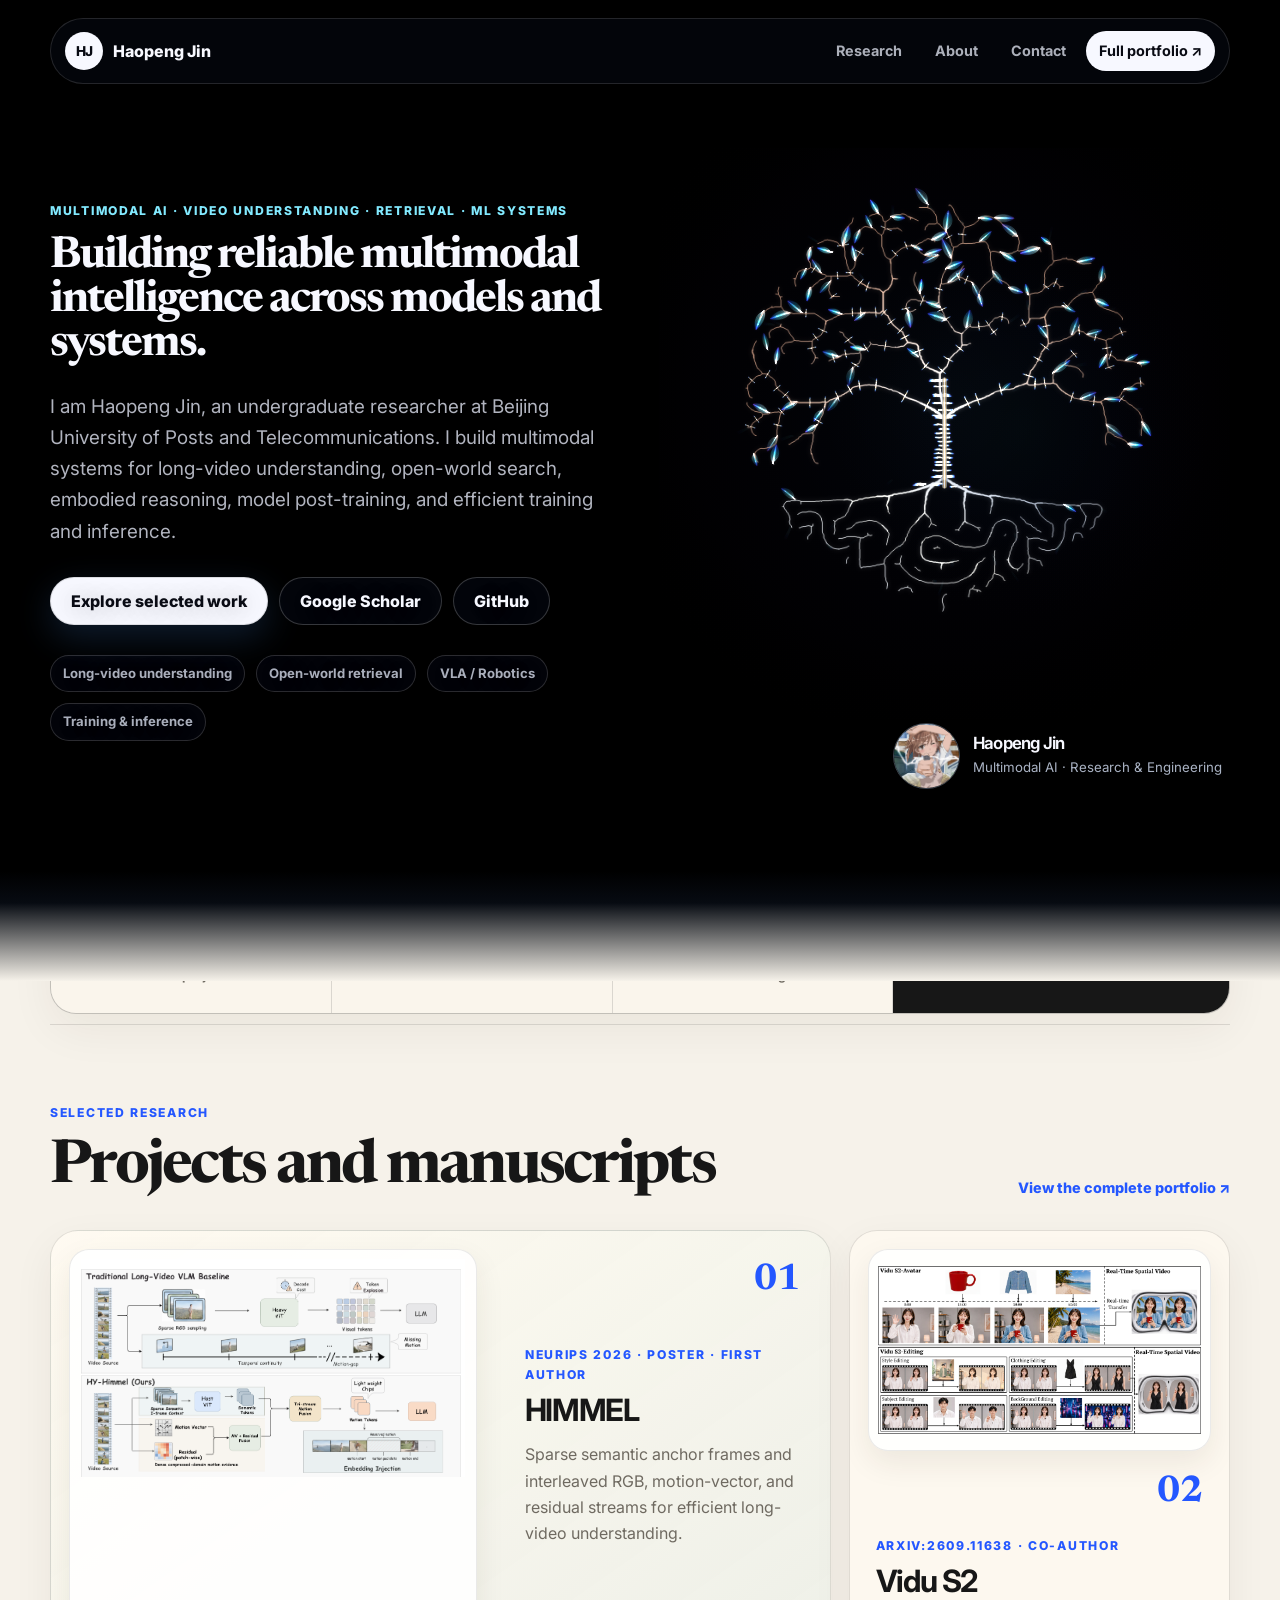
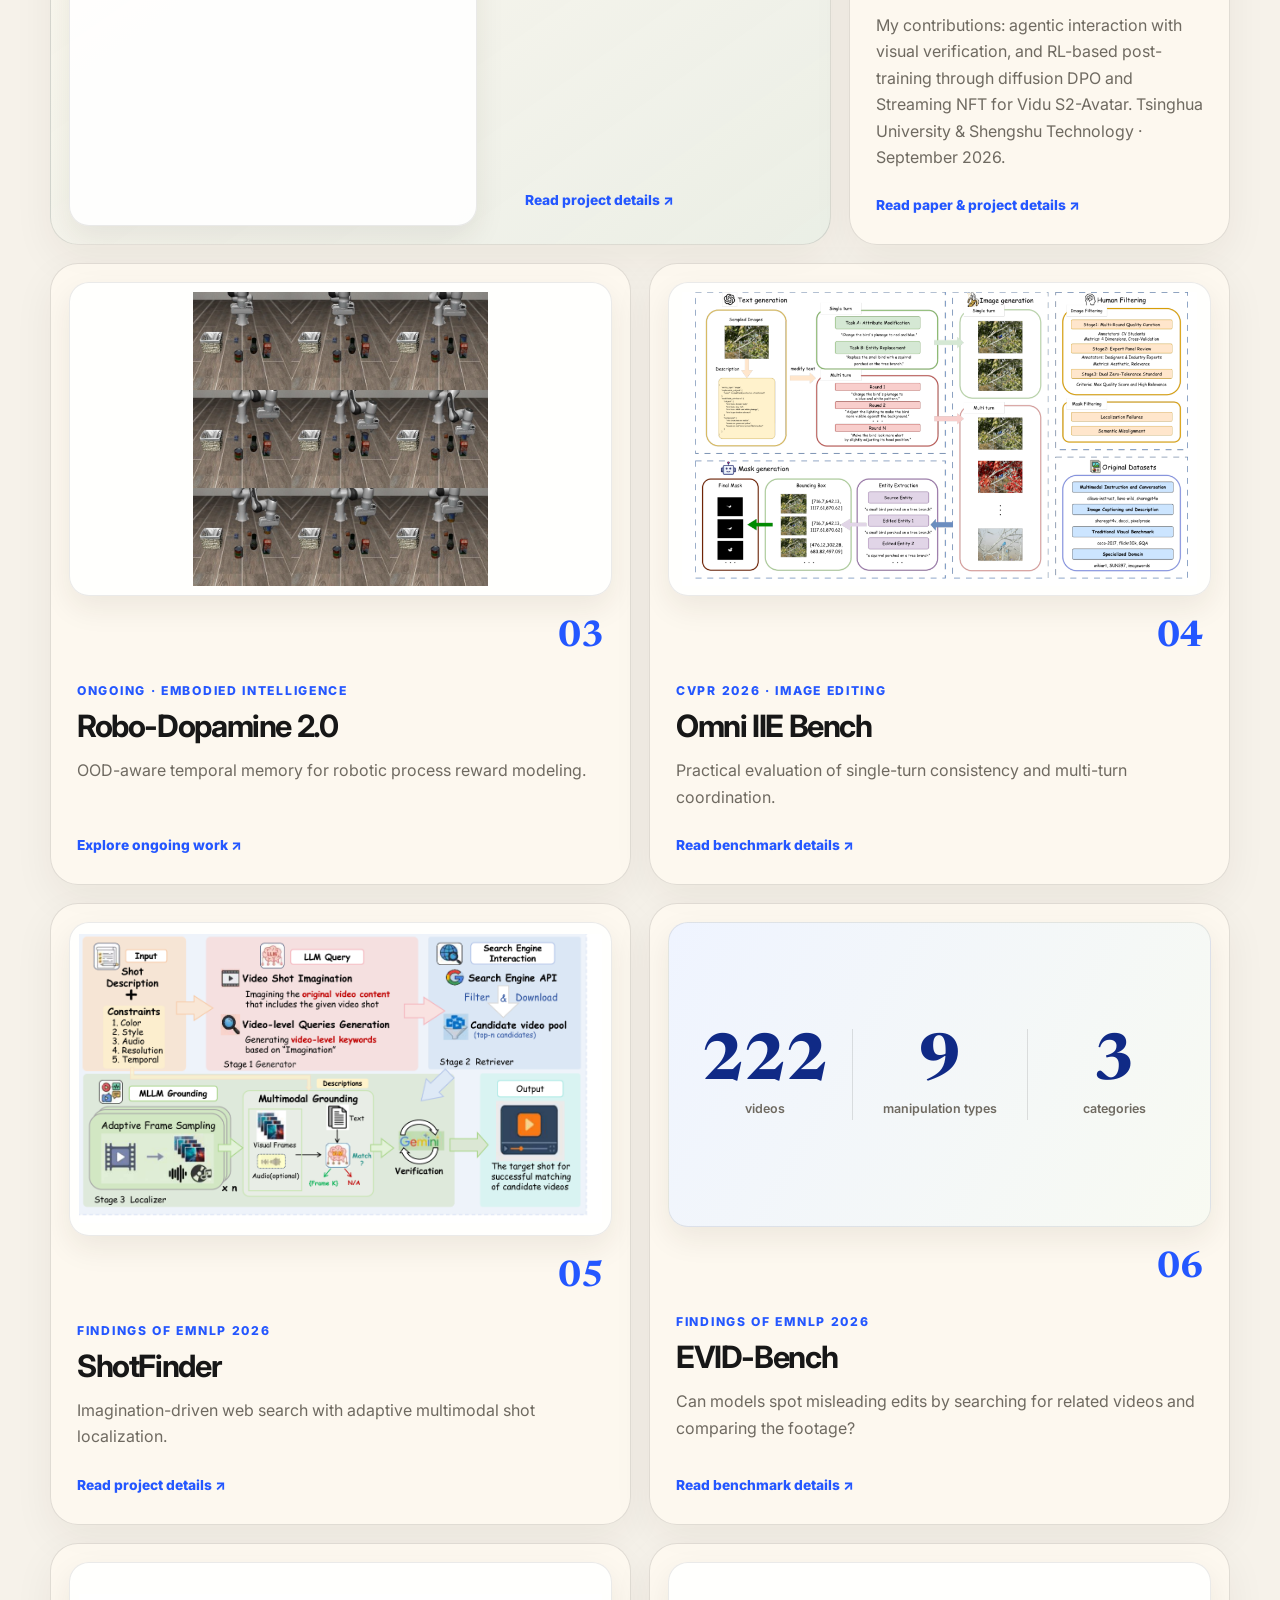
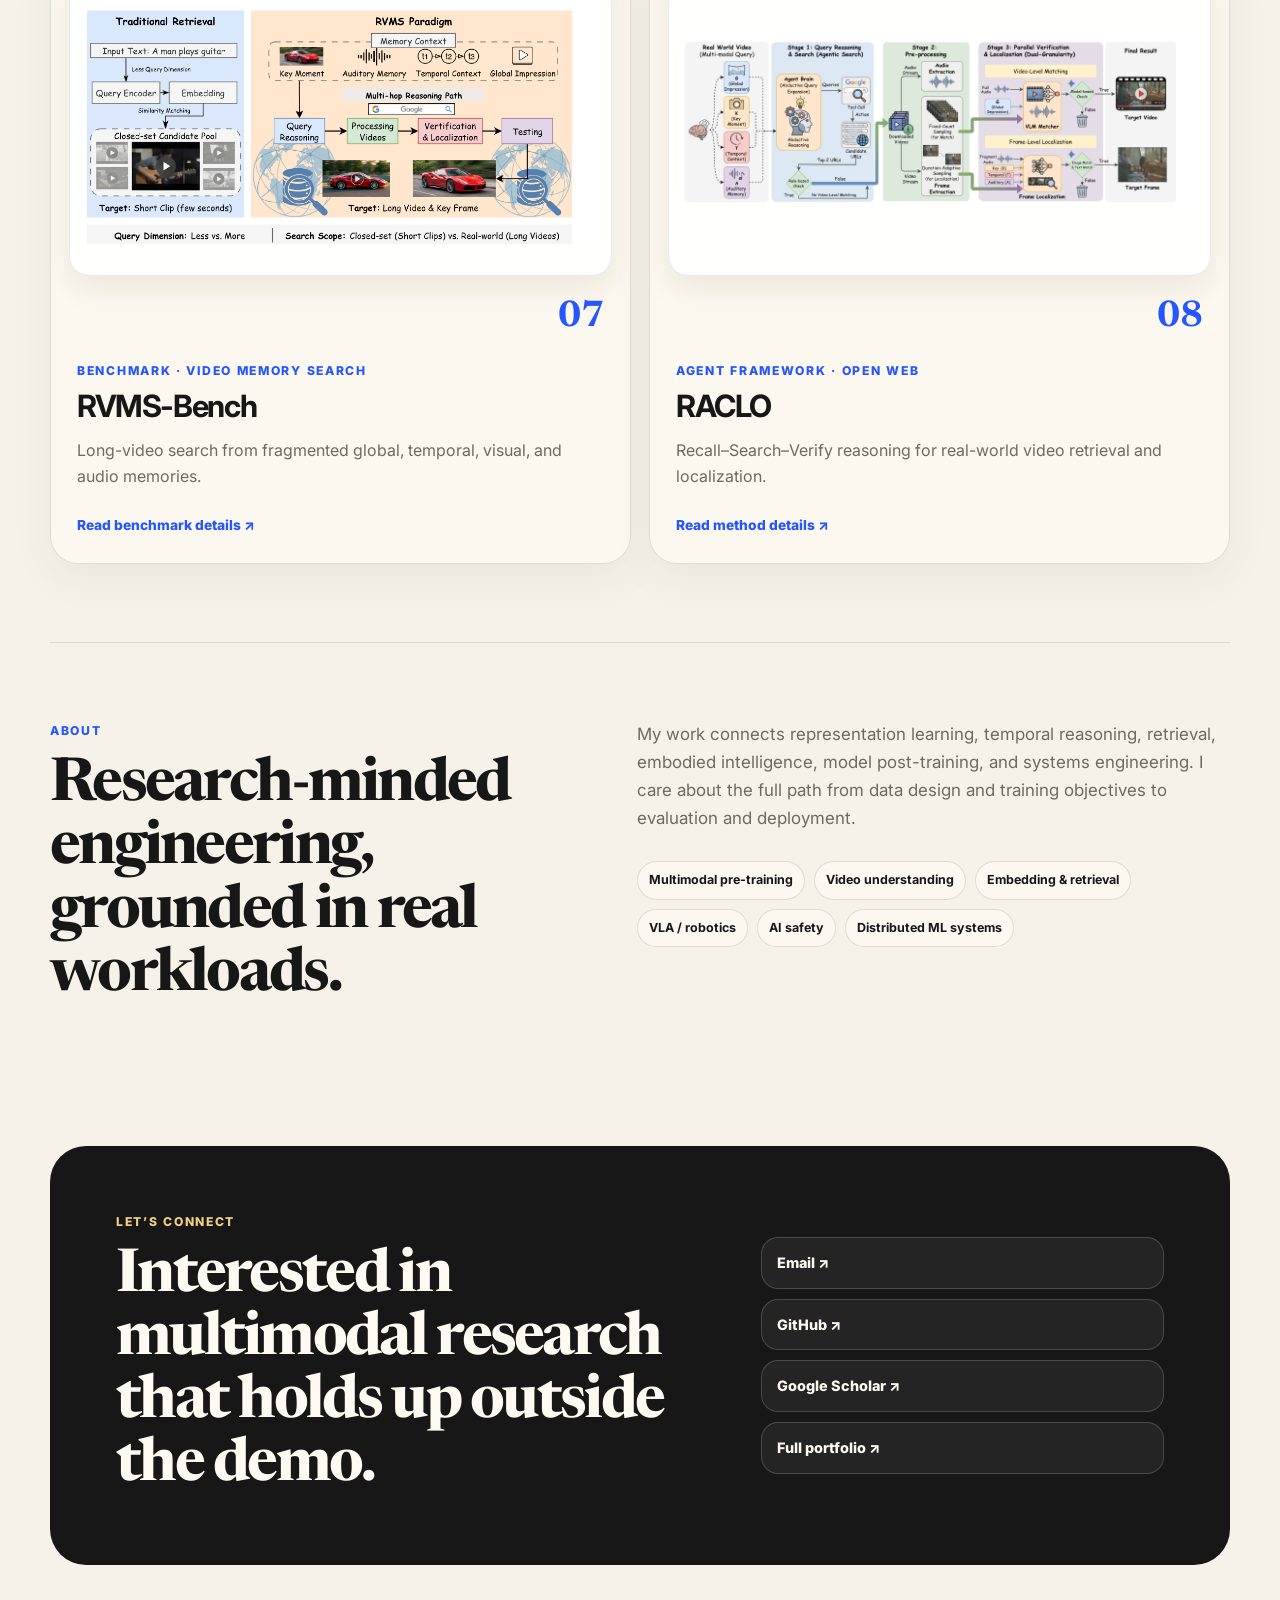
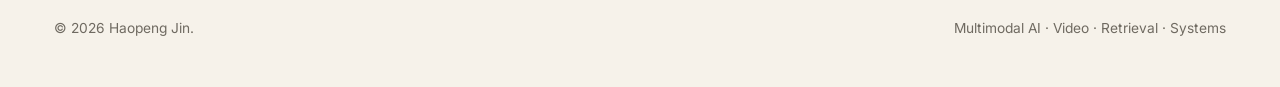
<file: index.html>
<!doctype html>
<html lang="en">
  <head>
    <meta charset="utf-8" />
    <meta name="viewport" content="width=device-width, initial-scale=1" />
    <meta
      name="description"
      content="Haopeng Jin is a multimodal AI researcher working on video understanding, open-world retrieval, embodied intelligence, model post-training, and ML systems."
    />
    <meta property="og:title" content="Haopeng Jin | Multimodal AI Researcher" />
    <meta
      property="og:description"
      content="Research in multimodal foundation models, video understanding, retrieval, embodied intelligence, and efficient ML systems."
    />
    <meta property="og:type" content="website" />
    <meta property="og:url" content="https://sunbeam23333.github.io/" />
    <meta
      property="og:image"
      content="https://sunbeam23333.github.io/assets/project-figures/hy-himmel-figure1.png"
    />
    <meta name="theme-color" content="#04050c" />
    <title>Haopeng Jin | Multimodal AI &amp; ML Systems</title>
    <link rel="canonical" href="https://sunbeam23333.github.io/" />
    <link rel="icon" href="favicon.svg" type="image/svg+xml" />
    <link rel="preconnect" href="https://fonts.googleapis.com" />
    <link rel="preconnect" href="https://fonts.gstatic.com" crossorigin />
    <link
      href="https://fonts.googleapis.com/css2?family=Inter:wght@400;500;600;700;800&amp;family=Newsreader:opsz,wght@6..72,500;6..72,700&amp;display=swap"
      rel="stylesheet"
    />
    <link rel="stylesheet" href="styles.css?v=cassel-copper1" />
  </head>
  <body>
    <a class="skip-link" href="#top">Skip to content</a>

    <div class="site-shell">
      <header class="nav">
        <a class="brand" href="#top" aria-label="Haopeng Jin homepage">
          <span class="brand-mark">HJ</span>
          <span>Haopeng Jin</span>
        </a>
        <button
          class="nav-toggle"
          type="button"
          aria-label="Open navigation"
          aria-expanded="false"
          aria-controls="primary-navigation"
        >
          Menu
        </button>
        <nav id="primary-navigation" class="nav-links" aria-label="Primary navigation">
          <a href="#work">Research</a>
          <a href="#about">About</a>
          <a href="#contact">Contact</a>
          <a class="portfolio-link" href="https://sunbeam23333.github.io/Jason.Kim/">
            Full portfolio ↗
          </a>
        </nav>
      </header>

      <main id="top">
        <section class="hero section">
          <div class="hero-copy">
            <p class="eyebrow">Multimodal AI · Video Understanding · Retrieval · ML Systems</p>
            <h1>Building reliable multimodal intelligence across models and systems.</h1>
            <p class="hero-text">
              I am Haopeng Jin, an undergraduate researcher at Beijing University of Posts and
              Telecommunications. I build multimodal systems for long-video understanding,
              open-world search, embodied reasoning, model post-training, and efficient training
              and inference.
            </p>
            <div class="hero-actions">
              <a class="button primary" href="#work">Explore selected work</a>
              <a
                class="button secondary"
                href="https://scholar.google.com/citations?hl=en&amp;user=7NUo_ykAAAAJ"
                target="_blank"
                rel="noreferrer"
              >
                Google Scholar
              </a>
              <a
                class="button secondary"
                href="https://github.com/Sunbeam23333"
                target="_blank"
                rel="noreferrer"
              >
                GitHub
              </a>
            </div>
            <div class="signal-row" aria-label="Research focus">
              <span>Long-video understanding</span>
              <span>Open-world retrieval</span>
              <span>VLA / Robotics</span>
              <span>Training &amp; inference</span>
            </div>
          </div>

          <div class="hero-visual">
            <a class="aurora-bg" href="tree-aurora-wallpaper.html" aria-label="Open the animated Cassel tree wallpaper">
              <div class="aurora-fallback" aria-hidden="true"></div>
              <canvas
                id="aurora-canvas"
                class="aurora-canvas"
                data-tree-aurora
                data-tree-mode="hero"
                data-tree-mask="assets/cassel-tree-flow-mask.png?v=20260809-tree-v3"
                data-tree-source-mask="assets/cassel-tree-mask.png?v=20260809-tree-v3"
                data-tree-veins="assets/cassel-tree-veins.png?v=20260809-tree-v3"
                aria-hidden="true"
              ></canvas>
            </a>
            <aside class="profile-card" aria-label="Profile">
              <div class="avatar-wrap">
                <img
                  src="assets/misaka-mikoto-avatar.png"
                  alt="Misaka Mikoto character avatar"
                  width="620"
                  height="538"
                  fetchpriority="high"
                  decoding="async"
                />
              </div>
              <div class="profile-card-copy">
                <h2>Haopeng Jin</h2>
                <p>Multimodal AI · Research &amp; Engineering</p>
              </div>
            </aside>
          </div>
        </section>

        <div class="metrics" aria-label="Portfolio summary">
          <div><strong>8</strong><span>featured research projects</span></div>
          <div><strong>4</strong><span>multimodal research threads</span></div>
          <div><strong>2026 papers</strong><span>NeurIPS · EMNLP Findings · CVPR</span></div>
          <a href="https://sunbeam23333.github.io/Jason.Kim/">
            Detailed portfolio <span aria-hidden="true">↗</span>
          </a>
        </div>

        <section id="work" class="section work-section">
          <div class="section-heading">
            <div>
              <p class="eyebrow">Selected research</p>
              <h2>Projects and manuscripts</h2>
            </div>
            <a class="text-link" href="https://sunbeam23333.github.io/Jason.Kim/">
              View the complete portfolio ↗
            </a>
          </div>

          <div class="project-grid">
            <a
              class="project-card project-card-wide"
              href="https://sunbeam23333.github.io/Jason.Kim/pages/hy-himmel.html"
            >
              <div class="project-image">
                <img
                  src="assets/project-figures/hy-himmel-figure1.png"
                  alt="HIMMEL semantic anchor and compressed-domain motion paths"
                  width="1970"
                  height="1120"
                  loading="lazy"
                  decoding="async"
                />
              </div>
              <div class="project-copy">
                <span class="project-number">01</span>
                <p class="card-kicker">NeurIPS 2026 · Poster · First author</p>
                <h3>HIMMEL</h3>
                <p>
                  Sparse semantic anchor frames and interleaved RGB, motion-vector, and residual
                  streams for efficient long-video understanding.
                </p>
                <span class="card-action">Read project details ↗</span>
              </div>
            </a>

            <a
              class="project-card"
              href="https://sunbeam23333.github.io/Jason.Kim/pages/vidu-s2.html"
            >
              <div class="project-image">
                <img
                  src="assets/project-figures/vidu-s2-overview.png"
                  alt="Vidu S2 paper overview: interactive avatars, live video editing, and spatial video"
                  width="2047"
                  height="1060"
                  loading="lazy"
                  decoding="async"
                />
              </div>
              <div class="project-copy">
                <span class="project-number">02</span>
                <p class="card-kicker">arXiv:2609.11638 · Co-author</p>
                <h3>Vidu S2</h3>
                <p>
                  My contributions: agentic interaction with visual verification, and RL-based
                  post-training through diffusion DPO and Streaming NFT for Vidu S2-Avatar.
                  Tsinghua University &amp; Shengshu Technology · September 2026.
                </p>
                <span class="card-action">Read paper &amp; project details ↗</span>
              </div>
            </a>

            <a
              class="project-card"
              href="https://sunbeam23333.github.io/Jason.Kim/pages/vla-robotics.html"
            >
              <div class="project-image square-source">
                <img
                  src="assets/project-figures/robo-dopamine2-memory-panel.png"
                  alt="Robo-Dopamine 2.0 OOD-aware temporal memory panel"
                  width="768"
                  height="768"
                  loading="lazy"
                  decoding="async"
                />
              </div>
              <div class="project-copy">
                <span class="project-number">03</span>
                <p class="card-kicker">Ongoing · Embodied intelligence</p>
                <h3>Robo-Dopamine 2.0</h3>
                <p>OOD-aware temporal memory for robotic process reward modeling.</p>
                <span class="card-action">Explore ongoing work ↗</span>
              </div>
            </a>

            <a
              class="project-card"
              href="https://sunbeam23333.github.io/Jason.Kim/pages/omni-iie.html"
            >
              <div class="project-image">
                <img
                  src="assets/project-figures/omni-iie-figure1.png"
                  alt="Omni IIE Bench data construction and evaluation pipeline"
                  width="1835"
                  height="1050"
                  loading="lazy"
                  decoding="async"
                />
              </div>
              <div class="project-copy">
                <span class="project-number">04</span>
                <p class="card-kicker">CVPR 2026 · Image editing</p>
                <h3>Omni IIE Bench</h3>
                <p>Practical evaluation of single-turn consistency and multi-turn coordination.</p>
                <span class="card-action">Read benchmark details ↗</span>
              </div>
            </a>

            <a
              class="project-card"
              href="https://sunbeam23333.github.io/Jason.Kim/pages/shotfinder.html"
            >
              <div class="project-image">
                <img
                  src="assets/project-figures/shotfinder-figure3.png"
                  alt="ShotFinder open-domain video search pipeline"
                  width="2425"
                  height="1340"
                  loading="lazy"
                  decoding="async"
                />
              </div>
              <div class="project-copy">
                <span class="project-number">05</span>
                <p class="card-kicker">Findings of EMNLP 2026</p>
                <h3>ShotFinder</h3>
                <p>Imagination-driven web search with adaptive multimodal shot localization.</p>
                <span class="card-action">Read project details ↗</span>
              </div>
            </a>

            <a
              class="project-card"
              href="https://sunbeam23333.github.io/Jason.Kim/pages/evid-bench.html"
            >
              <div class="project-image evid-stats">
                <div><strong>222</strong><span>videos</span></div>
                <div><strong>9</strong><span>manipulation types</span></div>
                <div><strong>3</strong><span>categories</span></div>
              </div>
              <div class="project-copy">
                <span class="project-number">06</span>
                <p class="card-kicker">Findings of EMNLP 2026</p>
                <h3>EVID-Bench</h3>
                <p>Can models spot misleading edits by searching for related videos and comparing the footage?</p>
                <span class="card-action">Read benchmark details ↗</span>
              </div>
            </a>

            <a
              class="project-card"
              href="https://sunbeam23333.github.io/Jason.Kim/pages/rvms-bench.html"
            >
              <div class="project-image">
                <img
                  src="assets/project-figures/rvms-figure1.png"
                  alt="RVMS-Bench transition from closed-pool retrieval to real-world memory search"
                  width="2030"
                  height="970"
                  loading="lazy"
                  decoding="async"
                />
              </div>
              <div class="project-copy">
                <span class="project-number">07</span>
                <p class="card-kicker">Benchmark · Video memory search</p>
                <h3>RVMS-Bench</h3>
                <p>Long-video search from fragmented global, temporal, visual, and audio memories.</p>
                <span class="card-action">Read benchmark details ↗</span>
              </div>
            </a>

            <a
              class="project-card"
              href="https://sunbeam23333.github.io/Jason.Kim/pages/raclo.html"
            >
              <div class="project-image raclo-image">
                <img
                  src="assets/project-figures/raclo-figure3.png"
                  alt="RACLO Recall-Search-Verify agent framework"
                  width="2160"
                  height="700"
                  loading="lazy"
                  decoding="async"
                />
              </div>
              <div class="project-copy">
                <span class="project-number">08</span>
                <p class="card-kicker">Agent framework · Open web</p>
                <h3>RACLO</h3>
                <p>Recall–Search–Verify reasoning for real-world video retrieval and localization.</p>
                <span class="card-action">Read method details ↗</span>
              </div>
            </a>
          </div>
        </section>

        <section id="about" class="section about-section">
          <div>
            <p class="eyebrow">About</p>
            <h2>Research-minded engineering, grounded in real workloads.</h2>
          </div>
          <div class="about-copy">
            <p>
              My work connects representation learning, temporal reasoning, retrieval, embodied
              intelligence, model post-training, and systems engineering. I care about the full
              path from data design and training objectives to evaluation and deployment.
            </p>
            <div class="topic-list" aria-label="Research topics">
              <span>Multimodal pre-training</span>
              <span>Video understanding</span>
              <span>Embedding &amp; retrieval</span>
              <span>VLA / robotics</span>
              <span>AI safety</span>
              <span>Distributed ML systems</span>
            </div>
          </div>
        </section>

        <section id="contact" class="contact-card">
          <div>
            <p class="eyebrow">Let’s connect</p>
            <h2>Interested in multimodal research that holds up outside the demo.</h2>
          </div>
          <div class="contact-links">
            <a href="mailto:Meiqin1shengtui@126.com">Email ↗</a>
            <a href="https://github.com/Sunbeam23333" target="_blank" rel="noreferrer">GitHub ↗</a>
            <a
              href="https://scholar.google.com/citations?hl=en&amp;user=7NUo_ykAAAAJ"
              target="_blank"
              rel="noreferrer"
            >
              Google Scholar ↗
            </a>
            <a href="https://sunbeam23333.github.io/Jason.Kim/">Full portfolio ↗</a>
          </div>
        </section>
      </main>

      <footer>
        <p>© <span id="year"></span> Haopeng Jin.</p>
        <p>Multimodal AI · Video · Retrieval · Systems</p>
      </footer>
    </div>

    <script src="tree-aurora.js?v=cassel-copper1"></script>
    <script src="script.js?v=20260809-tree-v2"></script>
  </body>
</html>
</file>
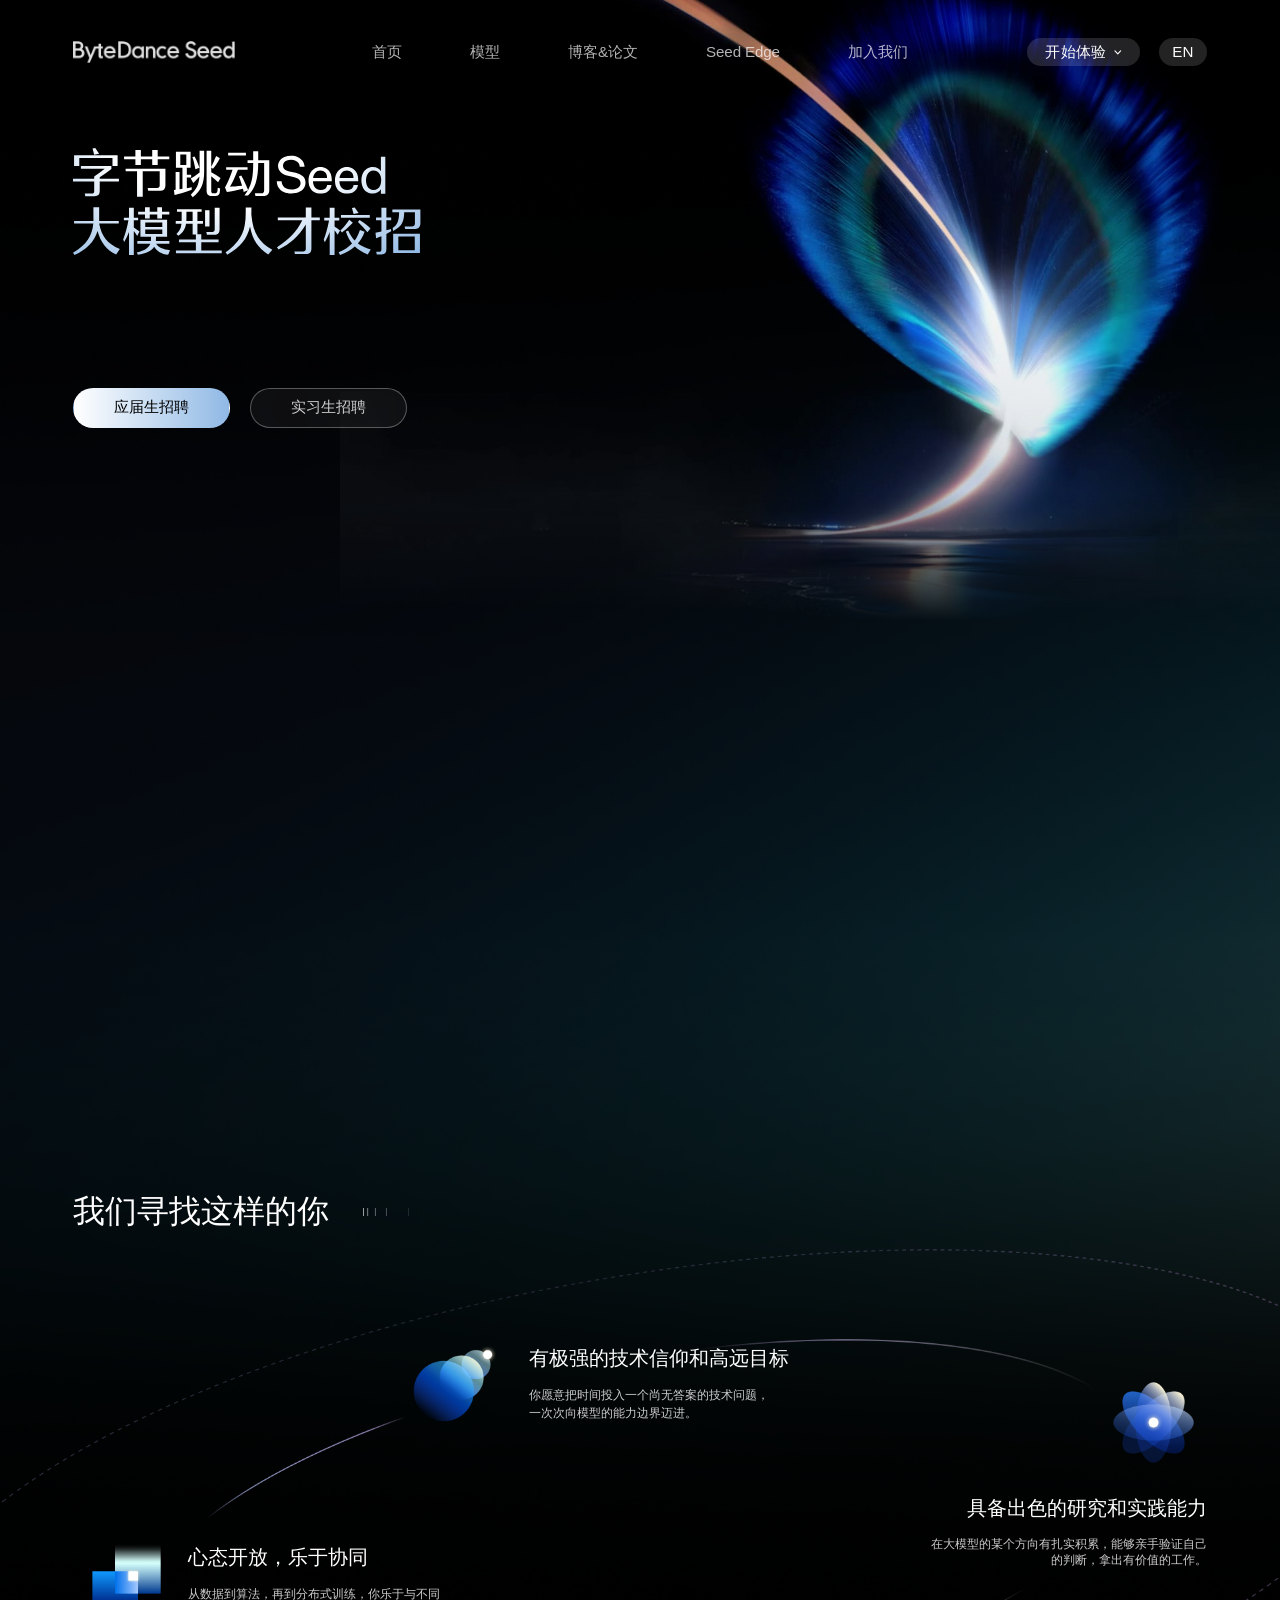
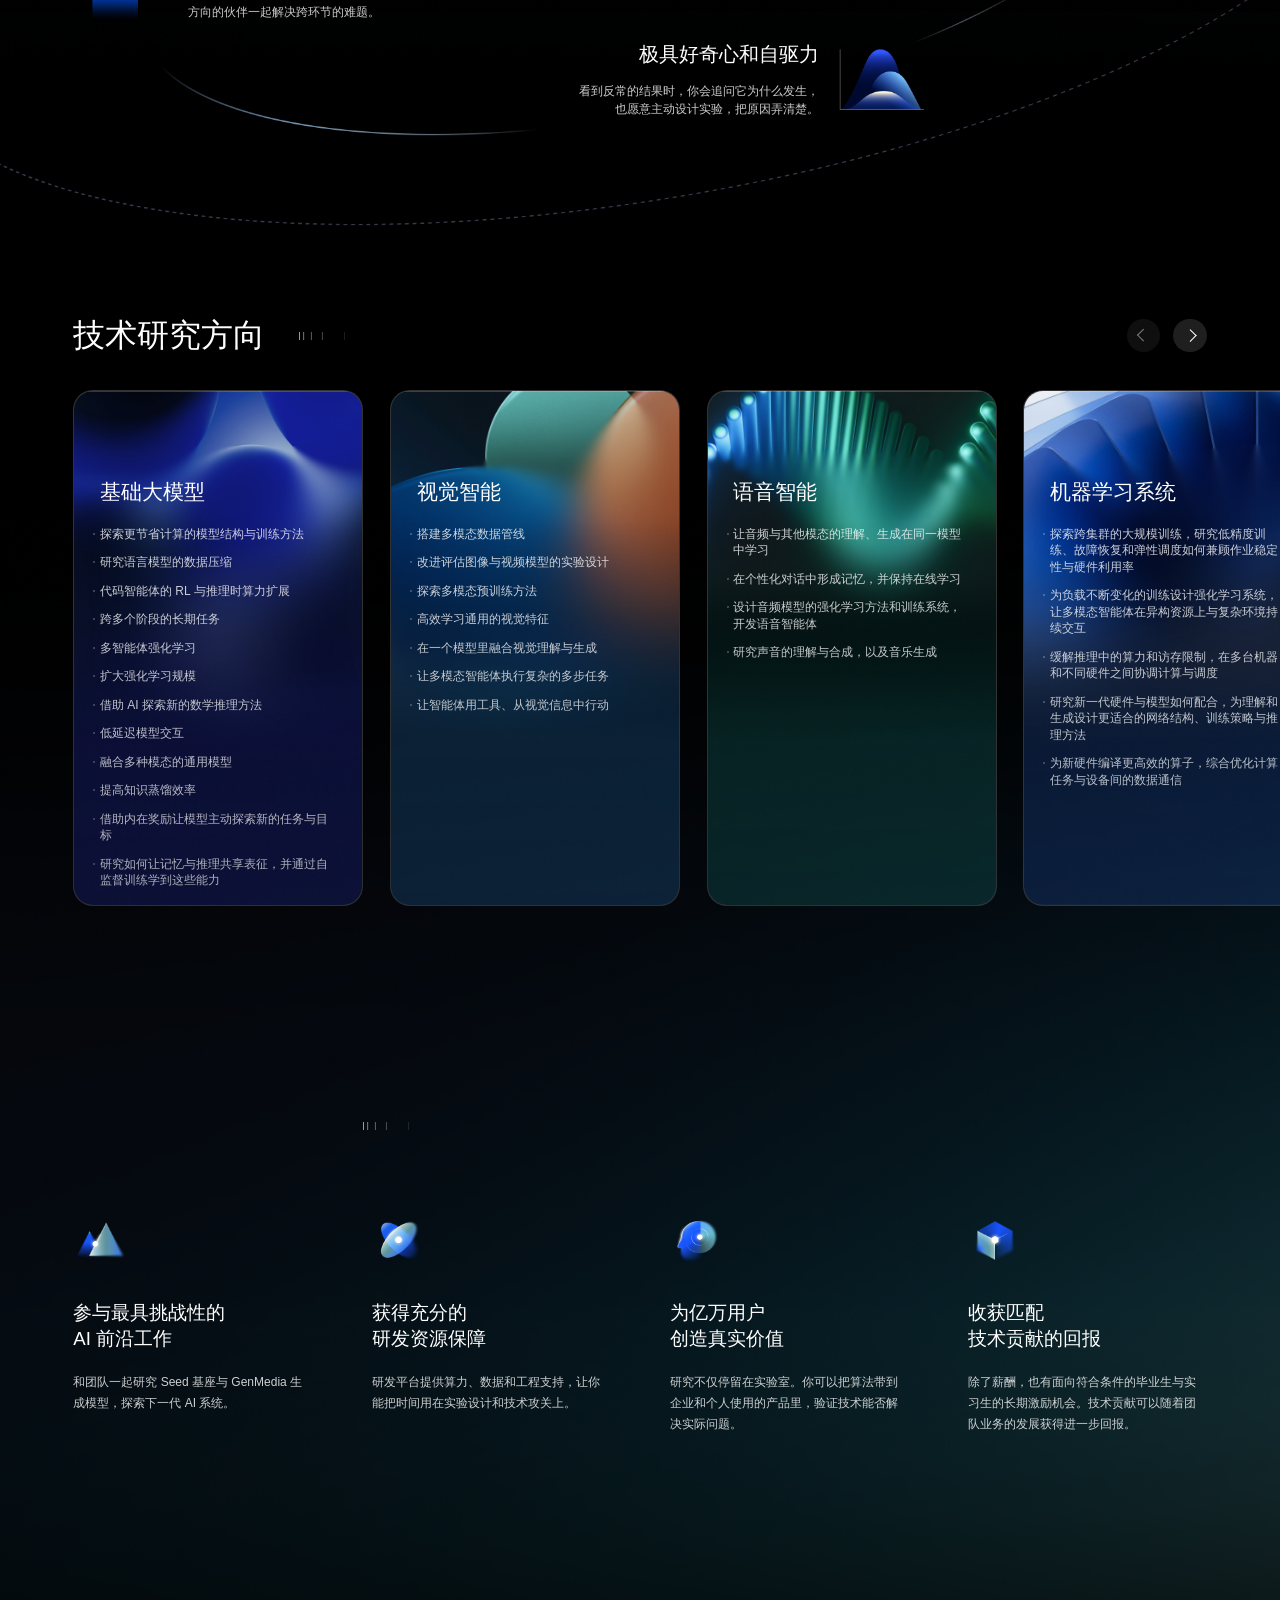
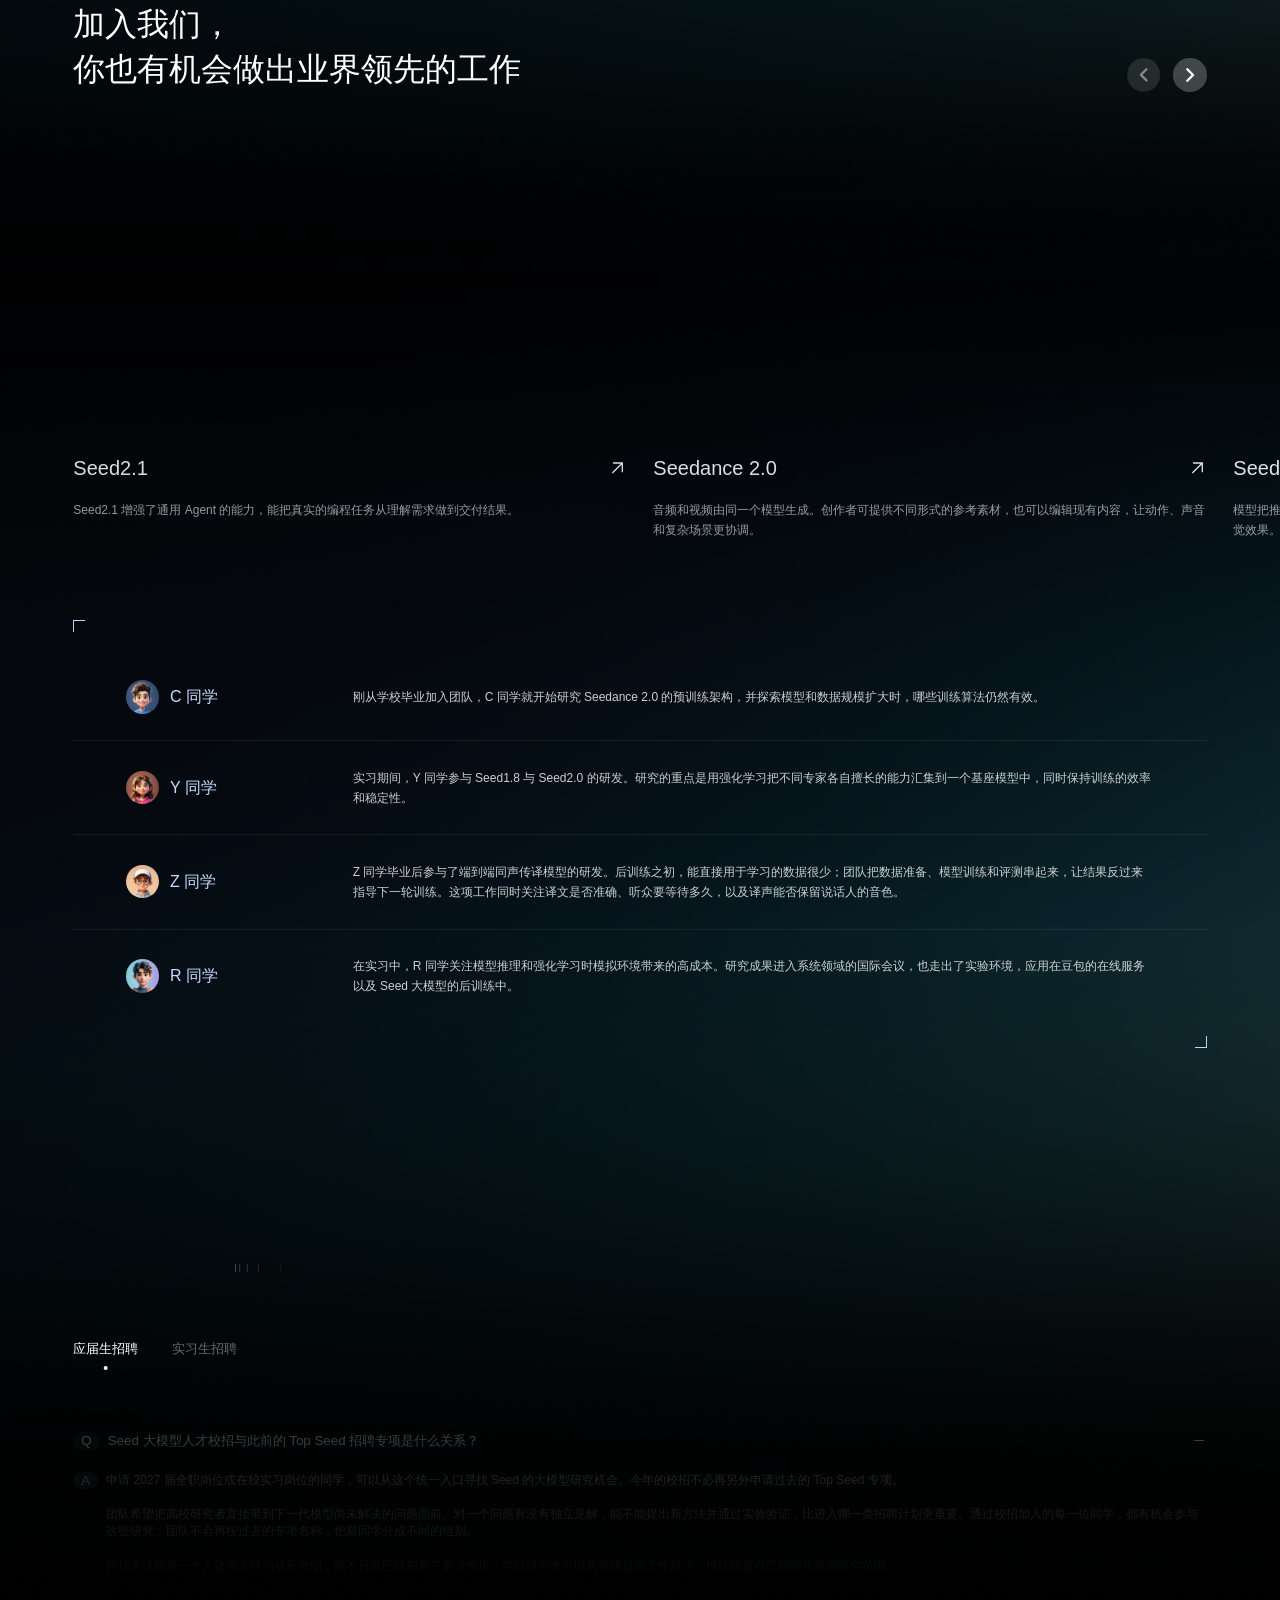
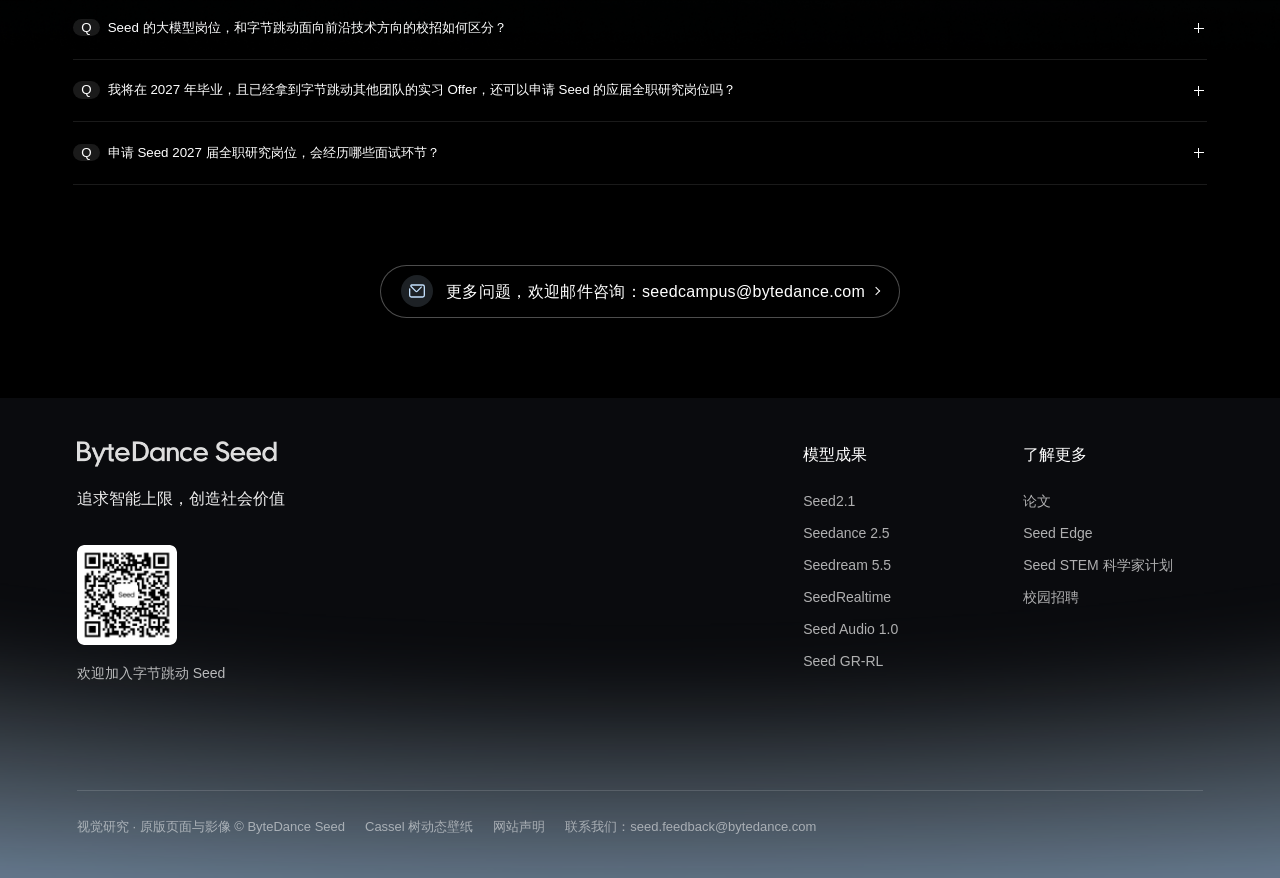
<file: seed-study/index.html>
<!doctype html>
<html lang="zh-CN">
<head>
  <meta charset="utf-8">
  <meta name="viewport" content="width=device-width,initial-scale=1">
  <meta name="robots" content="noindex">
  <meta name="color-scheme" content="dark">
  <title>Seed 大模型人才校招 · 视觉复刻研究</title>
  <script>
    // The artboard and header must be sized before their very first paint.
    (() => {
      const root = document.documentElement;
      let previousWidth;
      function layout() {
        const width = root.clientWidth || innerWidth;
        if (width === previousWidth) return;
        previousWidth = width;
        // The reference switches the scale denominator at 752, before its
        // mobile layout classes change at 767. They are distinct breakpoints.
        const design = width < 752 ? 375 : width < 1024 ? 768 : 1920;
        const header = width < 1024 ? width / design : Math.min(1, width / 1350);
        root.style.setProperty('--scale', width / design);
        root.style.setProperty('--header-scale', header);
        root.style.setProperty('--header-gutter', (width < 767 ? 16 : width < 1024 ? 44 : width * 110 / 1920 / header) + 'px');
        root.style.setProperty('--header-top', (width < 1280 ? Math.min(44, Math.max(20, width * .0573)) : 40) + 'px');
      }
      layout();
      addEventListener('resize', layout, {passive: true});
      document.addEventListener('DOMContentLoaded', layout, {once: true});
    })();
  </script>
  <link rel="stylesheet" href="study.css?v=20261126.6">
  <link rel="stylesheet" href="nav.css?v=1">
  <link rel="stylesheet" href="field-parity.css?v=20261126.1">
  <link rel="stylesheet" href="lower-parity.css?v=20261126.1">
  <link rel="stylesheet" href="gallery-parity.css?v=20261126.1">
  <link rel="stylesheet" href="responsive-seam.css?v=20261126.1">
  <script defer src="study.js?v=20261126.6"></script>
  <script defer src="field-parity.js?v=20261126.1"></script>
  <script defer src="lower-parity.js?v=20261126.1"></script>
  <script defer src="gallery-parity.js?v=20261126.1"></script>
  <script defer src="responsive-seam.js?v=20261126.1"></script>
</head>
<body>
  <header class="top">
    <a class="brand" href="https://seed.bytedance.com/zh/"><img src="assets/wordmark.png" alt="ByteDance Seed"></a>
    <nav class="desktop-nav" aria-label="主导航"></nav>
    <div class="top-actions">
      <details class="experience"><summary>开始体验 <svg aria-hidden="true" width="8" height="5" viewBox="0 0 8 5"><path d="m1 1 3 3 3-3" fill="none" stroke="currentColor" stroke-width="1.2" stroke-linecap="round" stroke-linejoin="round"/></svg></summary><div><a href="https://www.doubao.com/chat/" target="_blank" rel="noopener noreferrer">体验豆包</a><a href="https://exp.volcengine.com/" target="_blank" rel="noopener noreferrer">AI 体验中心</a></div></details>
      <a class="language" href="https://seed.bytedance.com/en/seedearlycareer" lang="en" aria-label="切换到英文">EN</a>
      <button type="button" class="menu-toggle" aria-expanded="false" aria-controls="mobile-nav" aria-label="打开导航"><i></i><i></i><i></i></button>
    </div>
    <nav class="mobile-nav" id="mobile-nav" aria-label="移动端导航" hidden></nav>
  </header>
  <main>
    <section class="hero" aria-label="Seed 大模型人才校招">
      <video class="leaf-film" width="1920" height="1080" playsinline muted loop autoplay preload="auto" aria-hidden="true"><source src="../assets/seed-leaf-reference.mp4" media="(prefers-reduced-motion: no-preference)" type="video/mp4"></video>
      <div class="leaf-film leaf-still" aria-hidden="true"></div>
      <div class="hero-fade"></div>
      <div class="hero-content">
        <h1><img src="assets/title.svg" alt="字节跳动 Seed 大模型人才校招"></h1>
        <div class="apply-group">
          <a class="pill primary" data-job="graduate" href="https://jobs.toutiao.com/campus/position?project=7621018151002507573"><span class="pill-label">应届生招聘</span><span class="tip">2026 年 9 月—2027 年 8 月毕业的本科、硕士及博士同学</span></a>
          <a class="pill" data-job="intern" href="https://jobs.toutiao.com/campus/position?project=7621018569480046853"><span class="pill-label">实习生招聘</span><span class="tip">2027 年 9 月及以后毕业的高校在读同学</span></a>
          <div class="eligibility"><p>应届生招聘（2026 年 9 月—2027 年 8 月毕业的本科、硕士及博士同学）</p><p>实习生招聘（2027 年 9 月及以后毕业的高校在读同学）</p></div>
        </div>
      </div>
    </section>
    <section class="intro aura">
      <p class="reveal"><span>Seed 面向高校招募研究者和工程师，让同学们参与 AI 大模型的研发。</span><span>有些问题没有现成的做法，需要研究者花很长时间验证自己的想法。</span><span class="intro-pair"><span>从视觉与语言模型，到支撑 AI 训练和推理的系统，</span><strong>研究不只是在现有模型上迭代，更是在真实问题里探索下一代 AI 的新能力。</strong></span><em>加入 Seed，把你的研究带到真实场景，一起实现下一次 AI 突破。</em></p>
      <div class="apply-space"><a class="apply-shortcut pill" data-job="graduate" href="https://jobs.toutiao.com/campus/position?project=7621018151002507573">立即投递 <span>›</span></a></div>
    </section>
    <section class="qualities inset">
      <h2 class="ornament reveal">我们寻找<strong>这样的你</strong></h2>
      <div class="orbit" id="traits"></div>
    </section>
    <section class="directions">
      <div class="section-head inset"><h2 class="ornament reveal">技术研究方向</h2><div class="arrows" data-rail="research-rail"></div></div>
      <div class="rail directions-rail reveal" id="research-rail" aria-label="技术研究方向" tabindex="0"></div>
    </section>
    <section class="benefits inset aura">
      <h2 class="ornament reveal">在这里，<strong>你将可以</strong></h2>
      <div class="benefit-grid" id="benefit-grid"></div>
    </section>
    <section class="models">
      <div class="section-head inset"><h2 class="reveal">加入我们，<br><strong>你也有机会做出业界领先的工作</strong></h2><div class="arrows" data-rail="model-rail"></div></div>
      <div class="rail model-rail reveal" id="model-rail" aria-label="模型成果" tabindex="0"></div>
    </section>
    <section class="stories inset aura" aria-label="研究者的工作"><div id="voices"></div></section>
    <section class="faq inset" id="questions">
      <h2 class="ornament reveal">答疑专区</h2>
      <div class="faq-tabs" role="tablist" aria-label="招聘类型"><button id="graduate-tab" role="tab" aria-selected="true" aria-controls="answers">应届生招聘</button><button id="intern-tab" role="tab" aria-selected="false" aria-controls="answers">实习生招聘</button></div>
      <div class="answers" id="answers" role="tabpanel" aria-labelledby="graduate-tab"></div>
      <a class="email" href="mailto:seedcampus@bytedance.com"><img src="assets/email.svg" alt=""><span>更多问题，欢迎邮件咨询：<b>seedcampus@bytedance.com</b></span><span class="chevron">›</span></a>
    </section>
  </main>
  <footer>
    <div class="footer-inner">
      <div class="footer-row">
        <div class="footer-brand"><img src="assets/wordmark.png" alt="ByteDance Seed"><p>追求智能上限，创造社会价值</p><div class="join-code"><img loading="lazy" src="assets/seed-campus.png" alt="Seed 校招官方二维码"><span>欢迎加入字节跳动 Seed</span></div></div>
        <div class="footer-links"><h3>模型成果</h3><div id="footer-models"></div></div>
        <div class="footer-links"><h3>了解更多</h3><a href="https://seed.bytedance.com/zh/public_papers">论文</a><a href="https://seed.bytedance.com/zh/seed-edge">Seed Edge</a><a href="https://seed.bytedance.com/zh/seedstem">Seed STEM 科学家计划</a><a href="https://seed.bytedance.com/zh/seedearlycareer">校园招聘</a></div>
      </div>
      <div class="credit"><a href="https://seed.bytedance.com/zh/seedearlycareer">视觉研究 · 原版页面与影像 © ByteDance Seed</a><a href="../tree-aurora-wallpaper.html">Cassel 树动态壁纸</a><a href="https://seed.bytedance.com/zh/disclaimer">网站声明</a><a href="mailto:seed.feedback@bytedance.com">联系我们：seed.feedback@bytedance.com</a></div>
    </div>
  </footer>
</body>
</html>
</file>
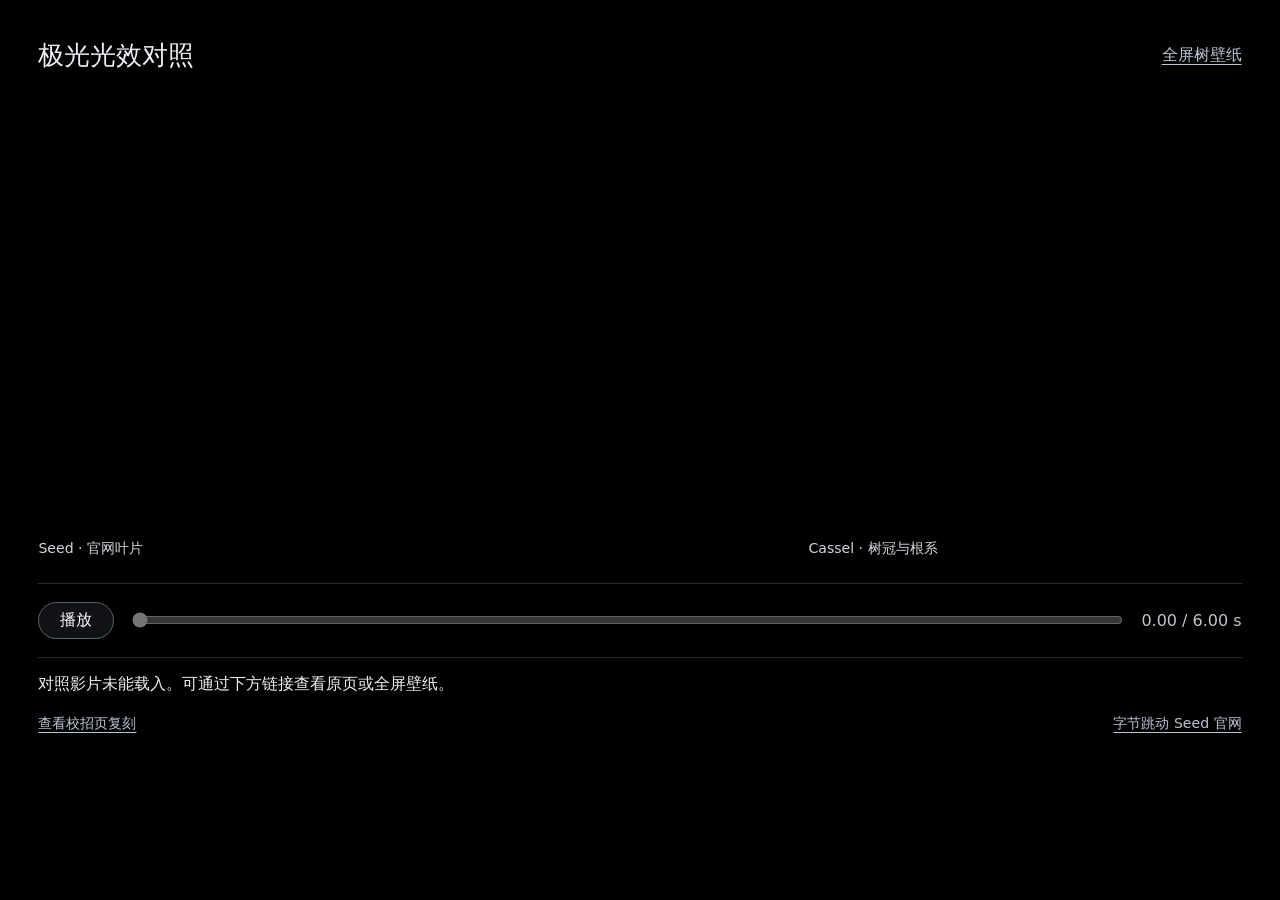
<file: aurora-comparison.html>
<!doctype html>
<html lang="zh-CN">
  <head>
    <meta charset="utf-8">
    <meta name="viewport" content="width=device-width, initial-scale=1">
    <meta name="theme-color" content="#000000">
    <title>Seed 叶片与 Cassel 树 · 光效对照</title>
    <link rel="stylesheet" href="tree-aurora-wallpaper.css?v=cassel-copper1">
  </head>
  <body>
    <main class="comparison">
      <header><h1>极光光效对照</h1><a href="tree-aurora-wallpaper.html">全屏树壁纸</a></header>
      <figure class="pair">
        <video id="optics" muted playsinline loop controls preload="auto" aria-label="同帧对照：Seed 叶片和 Cassel 树">
          <source media="(max-width:680px)" src="assets/optics-pair-tall.mp4?v=cassel-copper1" type="video/mp4">
          <source src="assets/optics-pair-wide.mp4?v=cassel-copper1" type="video/mp4">
          <source src="assets/optics-pair-tall.mp4?v=cassel-copper1" type="video/mp4">
        </video>
        <figcaption><span>Seed · 官网叶片</span><span>Cassel · 树冠与根系</span></figcaption>
      </figure>
      <div class="transport" aria-label="同步播放控制">
        <button type="button" id="play" disabled>播放</button>
        <input id="phase" type="range" min="0" max="143" value="0" step="1" aria-label="同步查看两段动画的同一帧" disabled>
        <output id="time" for="phase">0.00 / 6.00 s</output>
      </div>
      <p id="status" role="status">正在载入同帧光效对照…</p>
      <footer><a href="seed-study/">查看校招页复刻</a><a href="https://seed.bytedance.com/zh/seedearlycareer">字节跳动 Seed 官网</a></footer>
    </main>
    <script src="aurora-comparison.js?v=20261126-sequence"></script>
  </body>
</html>
</file>
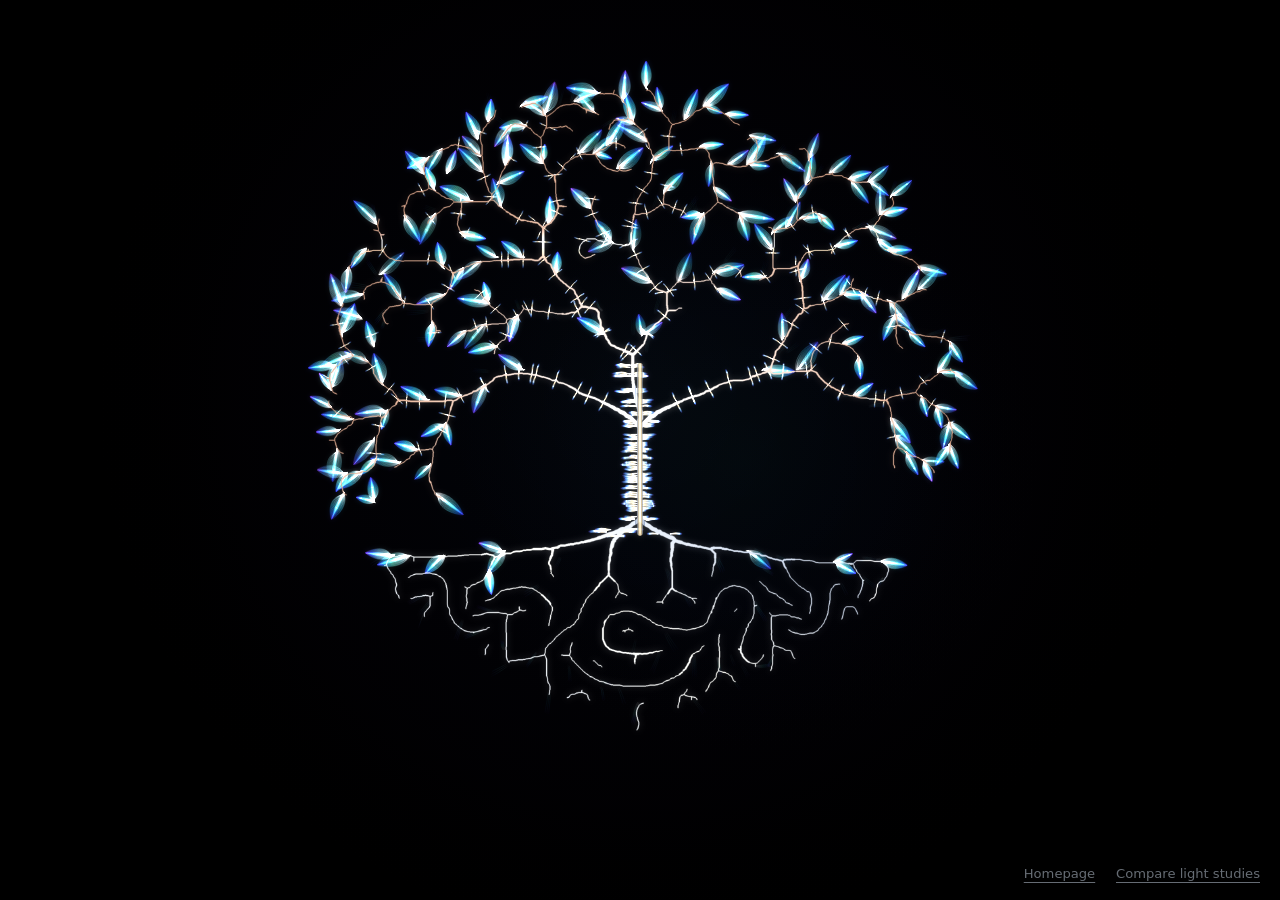
<file: tree-aurora-wallpaper.html>
<!doctype html>
<html lang="en">
  <head>
    <meta charset="utf-8" />
    <meta name="viewport" content="width=device-width, initial-scale=1" />
    <meta name="theme-color" content="#02030a" />
    <meta name="description" content="An animated aurora study shaped by the Cassel tree emblem." />
    <title>Cassel Tree Aurora Wallpaper</title>
    <link rel="icon" href="favicon.svg" type="image/svg+xml" />
    <link rel="stylesheet" href="tree-aurora-wallpaper.css?v=cassel-copper1" />
  </head>
  <body>
    <main class="wallpaper" aria-label="Animated Cassel tree aurora study">
      <div class="wallpaper-fallback" aria-hidden="true"></div>
      <canvas
        class="wallpaper-canvas"
        data-tree-aurora
        data-tree-mode="wallpaper"
        data-tree-mask="assets/cassel-tree-flow-mask.png?v=20260809-tree-v3"
        data-tree-source-mask="assets/cassel-tree-mask.png?v=20260809-tree-v3"
        data-tree-veins="assets/cassel-tree-veins.png?v=20260809-tree-v3"
        aria-hidden="true"
      ></canvas>
    </main>
    <nav class="study-links" aria-label="Aurora studies">
      <a href="./">Homepage</a>
      <a href="aurora-comparison.html">Compare light studies</a>
    </nav>
    <script src="tree-aurora.js?v=cassel-copper1"></script>
  </body>
</html>
</file>
<file: styles.css>
:root {
  --bg: #f6f2ea;
  --paper: #fffaf1;
  --ink: #171717;
  --muted: #6f6a61;
  --line: rgba(23, 23, 23, 0.12);
  --accent: #2457ff;
  --accent-dark: #102a86;
  --sage: #dfe8da;
  --amber: #f1cf86;
  --lime: #dfff77;
  --shadow: 0 24px 70px rgba(46, 37, 22, 0.12);
  --mouse-x: 50vw;
  --mouse-y: 24vh;
}

* {
  box-sizing: border-box;
}

html {
  scroll-behavior: smooth;
  overflow-x: clip;
}

body {
  min-width: 320px;
  margin: 0;
  overflow-x: hidden;
  background:
    radial-gradient(circle at var(--mouse-x) var(--mouse-y), rgba(91, 255, 207, 0.18), transparent 16rem),
    radial-gradient(circle at top left, rgba(36, 87, 255, 0.13), transparent 36rem),
    radial-gradient(circle at 88% 8%, rgba(241, 207, 134, 0.28), transparent 32rem),
    var(--bg);
  color: var(--ink);
  font-family: Inter, system-ui, -apple-system, BlinkMacSystemFont, "Segoe UI", sans-serif;
  line-height: 1.65;
}

a {
  color: inherit;
  text-decoration: none;
}

a:focus-visible,
button:focus-visible {
  outline: 3px solid rgba(36, 87, 255, 0.42);
  outline-offset: 4px;
}

img {
  max-width: 100%;
}

.skip-link {
  position: fixed;
  top: 12px;
  left: 12px;
  z-index: 50;
  padding: 9px 14px;
  border-radius: 999px;
  background: var(--ink);
  color: var(--paper);
  font-weight: 800;
  transform: translateY(-160%);
  transition: transform 160ms ease;
}

.skip-link:focus {
  transform: translateY(0);
}

.site-shell {
  position: relative;
  z-index: 1;
  width: min(1180px, calc(100% - 36px));
  margin: 0 auto;
}

.hero-visual {
  display: grid;
  align-content: center;
  justify-items: end;
  min-width: 0;
}

.aurora-bg {
  position: relative;
  display: block;
  width: 100%;
  aspect-ratio: 1 / 1;
  isolation: isolate;
  background: #000;
}

.aurora-canvas,
.aurora-fallback {
  position: absolute;
  inset: 0;
  display: block;
  width: 100%;
  height: 100%;
}

.aurora-fallback {
  background: url("assets/cassel-seed-optics.webp?v=cassel-copper1") center / contain no-repeat;
}

.aurora-bg.aurora-ready .aurora-fallback {
  visibility: hidden;
}

.nav {
  position: sticky;
  top: 18px;
  z-index: 20;
  display: flex;
  align-items: center;
  justify-content: space-between;
  gap: 24px;
  margin: 18px 0 42px;
  padding: 12px 14px;
  border: 1px solid rgba(255, 255, 255, 0.13);
  border-radius: 999px;
  background: rgba(5, 7, 14, 0.76);
  box-shadow: 0 14px 50px rgba(0, 0, 0, 0.24);
  color: #f8f9ff;
  backdrop-filter: blur(18px);
}

.brand,
.nav-links {
  display: flex;
  align-items: center;
}

.brand {
  gap: 10px;
  font-weight: 800;
}

.brand-mark {
  display: grid;
  width: 38px;
  height: 38px;
  place-items: center;
  border-radius: 50%;
  background: #f7f8ff;
  color: #070912;
  font-size: 0.85rem;
  letter-spacing: -0.04em;
}

.nav-links {
  gap: 7px;
}

.nav-links a {
  padding: 8px 13px;
  border-radius: 999px;
  color: rgba(239, 243, 255, 0.72);
  font-size: 0.9rem;
  font-weight: 700;
}

.nav-links a:hover {
  background: rgba(130, 178, 255, 0.13);
  color: #aeefff;
}

.nav-links .portfolio-link {
  background: #f7f8ff;
  color: #090b14;
}

.nav-links .portfolio-link:hover {
  background: #bdeeff;
  color: #090b14;
}

.nav-toggle {
  display: none;
  padding: 9px 14px;
  border: 0;
  border-radius: 999px;
  background: #f7f8ff;
  color: #090b14;
  font: inherit;
  font-weight: 700;
}

.section {
  padding: 78px 0;
}

section[id] {
  scroll-margin-top: 108px;
}

.hero {
  position: relative;
  display: grid;
  grid-template-columns: minmax(0, 1fr) minmax(320px, 1fr);
  align-items: center;
  gap: clamp(12px, 3vw, 48px);
  isolation: isolate;
  min-height: calc(100vh - 150px);
  padding-top: 18px;
  color: #f7f8ff;
}

.hero::before {
  position: absolute;
  inset: -170px calc(50% - 50vw) -105px;
  z-index: -1;
  background: linear-gradient(to bottom, #000 calc(100% - 110px), #070b12 calc(100% - 78px), var(--bg));
  content: "";
  pointer-events: none;
}

.hero > * {
  min-width: 0;
}

.hero-copy {
  text-shadow: 0 2px 24px rgba(0, 0, 0, 0.32);
}

.eyebrow,
.card-kicker {
  margin: 0 0 14px;
  color: var(--accent);
  font-size: 0.76rem;
  font-weight: 800;
  letter-spacing: 0.14em;
  text-transform: uppercase;
}

h1,
h2,
h3,
p {
  margin-top: 0;
}

h1,
h2 {
  font-family: Newsreader, Georgia, serif;
}

h1,
h2,
h3 {
  line-height: 1.05;
  letter-spacing: -0.045em;
}

h1 {
  max-width: 100%;
  margin-bottom: 0;
  font-size: clamp(2.4rem, 3.45vw, 3.55rem);
  line-height: 1;
}

h2 {
  margin-bottom: 0;
  font-size: clamp(2.4rem, 4.7vw, 4.5rem);
}

h3 {
  margin-bottom: 0;
  font-size: clamp(1.6rem, 2.4vw, 2.15rem);
}

.error-title {
  max-width: 12ch;
  font-size: clamp(3.3rem, 9vw, 7rem);
  line-height: 0.88;
}

.hero-text {
  max-width: 760px;
  margin: 24px 0 0;
  color: rgba(232, 237, 251, 0.76);
  font-size: clamp(1.04rem, 1.8vw, 1.18rem);
}

.hero .eyebrow {
  color: #82eaff;
}

.hero-actions,
.signal-row {
  display: flex;
  flex-wrap: wrap;
  gap: 11px;
  margin-top: 30px;
}

.button {
  position: relative;
  overflow: hidden;
  display: inline-flex;
  min-height: 48px;
  align-items: center;
  justify-content: center;
  padding: 0 20px;
  border: 1px solid var(--line);
  border-radius: 999px;
  font-weight: 800;
  transition: transform 200ms ease, border-color 200ms ease;
}

.button:hover {
  border-color: rgba(36, 87, 255, 0.35);
  transform: translateY(-2px);
}

.button.primary {
  background: var(--ink);
  color: var(--paper);
}

.button.light {
  border-color: var(--paper);
  background: var(--paper);
  color: var(--ink);
}

.button.primary::after {
  position: absolute;
  inset: -40% auto -40% -60%;
  width: 48%;
  background: linear-gradient(90deg, transparent, rgba(255, 255, 255, 0.42), transparent);
  content: "";
  transform: skewX(-18deg);
  animation: button-shimmer 4.8s ease-in-out infinite;
}

@keyframes button-shimmer {
  0%, 48% { left: -60%; }
  72%, 100% { left: 118%; }
}

.button.secondary {
  background: rgba(255, 255, 255, 0.5);
}

.hero .button.primary {
  background: #f7f8ff;
  color: #090b14;
  box-shadow: 0 12px 35px rgba(79, 155, 255, 0.18);
}

.hero .button.secondary {
  border-color: rgba(255, 255, 255, 0.2);
  background: rgba(8, 11, 24, 0.46);
  color: #f6f8ff;
  backdrop-filter: blur(12px);
}

.signal-row span {
  padding: 7px 12px;
  border: 1px solid rgba(255, 255, 255, 0.16);
  border-radius: 999px;
  background: rgba(8, 12, 26, 0.4);
  color: rgba(232, 239, 255, 0.73);
  font-size: 0.82rem;
  font-weight: 700;
}

.profile-card {
  display: flex;
  align-items: center;
  gap: 13px;
  padding: 4px 8px;
  color: #f7f8ff;
}

.avatar-wrap {
  width: clamp(56px, 5.2vw, 76px);
  aspect-ratio: 1;
  overflow: hidden;
  border-radius: 50%;
  border: 1px solid #3b424c;
}

.avatar-wrap img {
  display: block;
  width: 100%;
  height: 100%;
  object-fit: cover;
  object-position: center 38%;
}

.profile-card-copy h2 {
  margin: 0;
  font: 650 1.05rem / 1.3 Inter, sans-serif;
}

.profile-card-copy p {
  margin: 2px 0 0;
  color: #aab3c4;
  font-size: 0.83rem;
}

.metrics {
  display: grid;
  grid-template-columns: repeat(3, minmax(0, 1fr)) 1.2fr;
  gap: 1px;
  overflow: hidden;
  margin: 24px 0 10px;
  border: 1px solid var(--line);
  border-radius: 26px;
  background: var(--line);
  box-shadow: 0 16px 45px rgba(46, 37, 22, 0.06);
}

.metrics > * {
  min-height: 112px;
  padding: 20px;
  background: rgba(255, 250, 241, 0.88);
}

.metrics div {
  display: grid;
  align-content: center;
}

.metrics strong {
  font-family: Newsreader, Georgia, serif;
  font-size: 2rem;
  line-height: 1;
}

.metrics span {
  margin-top: 7px;
  color: var(--muted);
  font-size: 0.78rem;
  font-weight: 700;
}

.metrics > a {
  display: flex;
  align-items: center;
  justify-content: space-between;
  gap: 14px;
  background: var(--ink);
  color: var(--paper);
  font-weight: 800;
}

.metrics > a span {
  color: var(--lime);
  font-size: 1.3rem;
}

.work-section,
.about-section {
  border-top: 1px solid var(--line);
}

.section-heading {
  display: flex;
  align-items: end;
  justify-content: space-between;
  gap: 40px;
  margin-bottom: 30px;
}

.section-heading h2 {
  margin-top: 5px;
}

.text-link {
  flex: 0 0 auto;
  color: var(--accent);
  font-size: 0.9rem;
  font-weight: 800;
}

.project-grid {
  display: grid;
  grid-template-columns: repeat(6, minmax(0, 1fr));
  gap: 18px;
}

.project-card {
  position: relative;
  overflow: hidden;
  display: flex;
  grid-column: span 3;
  min-width: 0;
  flex-direction: column;
  border: 1px solid var(--line);
  border-radius: 28px;
  background: rgba(255, 250, 241, 0.76);
  box-shadow: 0 14px 42px rgba(46, 37, 22, 0.06);
  transition: transform 300ms ease, box-shadow 300ms ease, border-color 300ms ease;
}

.project-card::before {
  position: absolute;
  inset: 0;
  z-index: 0;
  background:
    linear-gradient(120deg, transparent, rgba(65, 255, 204, 0.18), transparent 42%),
    radial-gradient(circle at var(--mouse-x) var(--mouse-y), rgba(87, 105, 255, 0.12), transparent 18rem);
  content: "";
  opacity: 0;
  pointer-events: none;
  transition: opacity 300ms ease;
}

.project-card:hover {
  border-color: rgba(36, 87, 255, 0.32);
  box-shadow: 0 24px 80px rgba(36, 87, 255, 0.13);
  transform: translateY(-7px);
}

.project-card:hover::before {
  opacity: 1;
}

.project-card-wide {
  display: grid;
  grid-column: span 4;
  grid-template-columns: minmax(0, 1.14fr) minmax(250px, 0.86fr);
  background: linear-gradient(145deg, rgba(255, 250, 241, 0.96), rgba(233, 238, 229, 0.9));
}

.project-card:nth-child(2) {
  grid-column: span 2;
}

.project-card > * {
  position: relative;
  z-index: 1;
}

.project-image {
  margin: 18px 18px 0;
  padding: 9px;
  border: 1px solid rgba(23, 23, 23, 0.09);
  border-radius: 20px;
  background: rgba(255, 255, 255, 0.88);
  box-shadow: 0 12px 30px rgba(46, 37, 22, 0.08);
}

.project-card-wide .project-image {
  align-self: stretch;
  margin-bottom: 18px;
}

.project-image img {
  display: block;
  width: 100%;
  height: auto;
  aspect-ratio: 16 / 9;
  object-fit: contain;
}

.square-source img {
  object-position: center;
}

.raclo-image img {
  padding: 4% 0;
}

.evid-stats {
  display: grid;
  grid-template-columns: repeat(3, minmax(0, 1fr));
  align-items: center;
  aspect-ratio: 16 / 9;
  background: linear-gradient(120deg, #eff4ff, #f8faf2);
  text-align: center;
}

.evid-stats > div + div {
  border-left: 1px solid var(--line);
}

.evid-stats strong,
.evid-stats span {
  display: block;
}

.evid-stats strong {
  color: var(--accent-dark);
  font: 700 clamp(2rem, 5vw, 4rem) / 1.1 Newsreader, Georgia, serif;
}

.evid-stats span {
  padding: 0 4px;
  color: var(--muted);
  font-size: 0.78rem;
  font-weight: 600;
}

.project-copy {
  display: flex;
  flex: 1;
  flex-direction: column;
  padding: 24px 26px 27px;
}

.project-card-wide .project-copy {
  justify-content: center;
  padding: 32px 30px;
}

.project-number {
  display: block;
  align-self: flex-end;
  margin-bottom: 24px;
  color: var(--accent);
  font-family: Newsreader, Georgia, serif;
  font-size: 2.3rem;
  font-weight: 700;
  line-height: 1;
}

.project-card-wide .project-number {
  margin-bottom: 45px;
}

.project-copy .card-kicker {
  margin-bottom: 9px;
}

.project-copy > p:not(.card-kicker) {
  margin: 15px 0 24px;
  color: var(--muted);
}

.card-action {
  margin-top: auto;
  color: var(--accent);
  font-size: 0.86rem;
  font-weight: 800;
}

.about-section {
  display: grid;
  grid-template-columns: minmax(0, 0.9fr) minmax(0, 1.1fr);
  gap: clamp(42px, 8vw, 105px);
}

.about-copy {
  color: var(--muted);
  font-size: 1.06rem;
}

.topic-list {
  display: flex;
  flex-wrap: wrap;
  gap: 9px;
  margin-top: 28px;
}

.topic-list span {
  padding: 8px 11px;
  border: 1px solid var(--line);
  border-radius: 999px;
  background: rgba(255, 250, 241, 0.64);
  color: var(--ink);
  font-size: 0.78rem;
  font-weight: 700;
}

.contact-card {
  display: grid;
  grid-template-columns: minmax(0, 1.2fr) minmax(260px, 0.8fr);
  gap: 40px;
  margin: 60px 0 22px;
  padding: clamp(34px, 6vw, 66px);
  border-radius: 36px;
  background: var(--ink);
  color: var(--paper);
}

.contact-card .eyebrow {
  color: var(--amber);
}

.contact-links {
  display: grid;
  align-content: center;
  gap: 10px;
}

.contact-links a {
  padding: 13px 15px;
  border: 1px solid rgba(255, 250, 241, 0.18);
  border-radius: 17px;
  background: rgba(255, 255, 255, 0.06);
  font-size: 0.9rem;
  font-weight: 800;
  transition: background 180ms ease;
}

.contact-links a:hover {
  background: rgba(255, 255, 255, 0.12);
}

.not-found-card {
  display: block;
  width: 100%;
  margin: 0;
}

.not-found-card .button {
  margin-top: 28px;
}

footer {
  display: flex;
  justify-content: space-between;
  gap: 20px;
  padding: 30px 4px 48px;
  color: var(--muted);
  font-size: 0.86rem;
}

footer p {
  margin-bottom: 0;
}

@media (max-width: 1000px) {
  .hero {
    grid-template-columns: minmax(0, 1fr) minmax(265px, 0.9fr);
    gap: 12px;
  }

  .metrics {
    grid-template-columns: repeat(2, minmax(0, 1fr));
  }

  .project-grid {
    grid-template-columns: repeat(2, minmax(0, 1fr));
  }

  .project-card,
  .project-card:nth-child(2) {
    grid-column: span 1;
  }

  .project-card-wide {
    grid-column: 1 / -1;
  }
}

@media (max-width: 720px) {
  .hero {
    grid-template-columns: 1fr;
    gap: 12px;
  }

  .hero-copy { display: contents; }
  .hero h1 { order: 1; }
  .hero .hero-text { order: 3; margin-top: 1rem; }
  .hero-actions { order: 4; }
  .signal-row { order: 5; }

  .hero-visual {
    order: 2;
    width: min(100%, 490px);
    justify-self: center;
  }

  .site-shell {
    width: min(100% - 22px, 1180px);
  }

  .nav {
    position: sticky;
    align-items: center;
    margin-bottom: 24px;
    border-radius: 25px;
  }

  .nav-toggle {
    display: inline-flex;
  }

  .nav-links {
    position: absolute;
    top: calc(100% + 9px);
    right: 0;
    display: none;
    width: min(270px, calc(100vw - 32px));
    align-items: stretch;
    padding: 10px;
    border: 1px solid rgba(255, 255, 255, 0.13);
    border-radius: 22px;
    background: rgba(5, 7, 14, 0.96);
    box-shadow: 0 22px 60px rgba(0, 0, 0, 0.34);
  }

  .nav-links.open {
    display: grid;
  }

  .nav-links a {
    min-height: 44px;
  }

  .section {
    padding: 64px 0;
  }

  .hero {
    padding-top: 44px;
  }

  h1 {
    font-size: clamp(2.35rem, 9.8vw, 2.9rem);
    line-height: 1.02;
  }

  .hero-actions {
    align-items: stretch;
  }

  .hero-actions .button {
    width: 100%;
  }

  .profile-card {
    padding-inline: 2px;
  }

  .metrics,
  .project-grid,
  .about-section,
  .contact-card {
    grid-template-columns: 1fr;
  }

  .metrics > * {
    min-height: 96px;
  }

  .section-heading {
    display: block;
  }

  .section-heading .text-link {
    display: inline-flex;
    margin-top: 18px;
  }

  .project-card,
  .project-card:nth-child(2),
  .project-card-wide {
    display: flex;
    grid-column: 1;
  }

  .project-copy,
  .project-card-wide .project-copy {
    padding: 22px;
  }

  .project-number,
  .project-card-wide .project-number {
    margin-bottom: 23px;
  }

  .project-image,
  .project-card-wide .project-image {
    margin: 13px 13px 0;
  }

  .about-section {
    gap: 32px;
  }

  .contact-card {
    gap: 28px;
    border-radius: 27px;
  }

  footer {
    display: grid;
  }
}

@media (prefers-reduced-motion: reduce) {
  html {
    scroll-behavior: auto;
  }

  .button.primary::after {
    animation: none;
  }

  .button,
  .project-card {
    transition: none;
  }
}
</file>
<file: seed-study/study.css>
* { box-sizing: border-box; }
html { background: #000; color-scheme: dark; }
body { margin: 0; overflow-x: clip; color: #fff; background: #000; font: 16px/1.5 "PingFang SC","PingFang TC","Microsoft YaHei",sans-serif; }
a { color: inherit; text-decoration: none; }
button, summary { font: inherit; color: inherit; cursor: pointer; }
button { border: 0; }
button:focus-visible, a:focus-visible, summary:focus-visible, [tabindex]:focus-visible { outline: 2px solid #b5d7ff; outline-offset: 4px; }
img { display: block; }
p,h1,h2,h3,h4,ul { margin: 0; }
[hidden] { display: none !important; }
.top { position: absolute; z-index: 8; inset: 0 0 auto; padding: 40px 5.72917vw 0; height: 70px; display: flex; align-items: center; justify-content: space-between; }
.brand img { width: 170px; height: 30px; object-fit: contain; }
.desktop-nav { position: absolute; left: 50%; transform: translateX(-50%); display: flex; align-items: center; gap: 20px; white-space: nowrap; }
.desktop-nav a { padding: 4px 26px; color: #ffffffae; border-radius: 24px; font-weight: 400; }
.desktop-nav a:hover, .desktop-nav a:focus-visible { color: white; background: #ffffff12; }
.top-actions { display: flex; align-items: center; gap: 20px; }
.experience { position: relative; }
.experience summary,.language,.menu-toggle { list-style: none; display: flex; align-items: center; justify-content: center; height: 30px; border-radius: 25px; background: #f9f9fb24; font-size: 16px; }
.experience summary { width: 120px; gap: 7px; }
.experience summary::-webkit-details-marker { display: none; }
.experience summary span { font-size: 14px; }
.experience div, .mobile-nav { position: absolute; right: 0; top: calc(100% + 8px); padding: 8px; background: #14171deb; backdrop-filter: blur(18px); border: 1px solid #ffffff26; border-radius: 14px; }
.experience div a,.mobile-nav a { display:block; padding: 9px 15px; white-space: nowrap; }
.experience div a:hover,.mobile-nav a:hover { background: #ffffff12; border-radius: 9px; }
.language { width: 50px; }
.menu-toggle { display:none; flex-direction:column; gap:3px; padding:0; width:32px; }
.menu-toggle i { width:14px; height:1.5px; border-radius:2px; background:white; }
.menu-toggle i:nth-child(2) { width:10px; }
.mobile-nav { top: calc(100% + 15px); left: var(--mobile-gutter,16px); right: var(--mobile-gutter,16px); }
main { width: 1920px; zoom: var(--scale,1); margin-inline:auto; --gutter:110px; position:relative; overflow: clip; font-size: 18px; line-height: 1.5; }
.inset { padding-inline: var(--gutter); }
.hero { position:relative; height:950px; overflow:hidden; background:#000; }
.leaf-film { position:absolute; pointer-events:none; top:-135px; left:calc(50% - 450px); width:1920px; height:1065px; max-width:none; object-fit:cover; }
.hero-fade { position:absolute; pointer-events:none; inset:auto 0 10px; height:214px; background:linear-gradient(0deg,#000 4.25%,transparent 95.64%); }
.hero-content { position:absolute; z-index:2; left:var(--gutter); top:222px; width:1020px; }
h1 img { width:522px; height:160px; }
.apply-group { display:flex; gap:30px; margin-top:200px; }
.pill { display:inline-flex; justify-content:center; align-items:center; height:60px; padding:0 60px; font-size:22px; font-weight:500; border:1px solid #ffffff4d; border-radius:80px; color:#fffc; background:#ffffff0d; backdrop-filter:blur(50px); transition:color .2s,border-color .2s; white-space:nowrap; }
.pill:hover,.pill:focus-visible,.pill.primary { color:#08090b; background:linear-gradient(90deg,#fff,#90b9e5); border-color:transparent; }
.apply-group .pill { position:relative; }
.tip { pointer-events:none; position:absolute; z-index:3; left:50%; top:80px; display:grid; align-content:center; width:254px; height:68px; padding:14px 20px; border-radius:12px; font-size:14px; font-weight:400; line-height:1.4; white-space:normal; background:#ffffff1a; color:#fffc; opacity:0; transition:opacity .3s; }
.pill:hover .tip,.pill:focus-visible .tip { opacity:1; }
.eligibility { display:none; }
.aura { position:relative; isolation:isolate; }
.aura::before { content:""; position:absolute; z-index:-1; pointer-events:none; top:50%; left:50%; width:2400px; aspect-ratio:1; transform:translate(-50%,-50%); background:center/contain no-repeat url("assets/section_bg.6608fbd5.png"); }
.intro { padding:150px 0; text-align:left; }
.intro p { width:1222px; max-width:100%; min-height:366.67px; margin:auto; color:#fffc; font-size:30px; line-height:2; font-weight:400; }
.intro strong { font-weight:500; color:white; }
.intro em { font-size:40px; line-height:1.6; font-style:normal; color:transparent; background:linear-gradient(90deg,white,#90b9e5); background-clip:text; }
.apply-space { margin-top:80px; height:50px; }
.apply-shortcut { height:50px; min-width:240px; padding:0 22px; font-size:20px; gap:12px; }
.apply-shortcut { position:fixed; left:50%; bottom:60px; z-index:15; transform:translateX(-50%) scale(.25); opacity:0; visibility:hidden; pointer-events:none; transition:opacity .8s ease-in-out,transform .8s ease-in-out,visibility .8s; }
.apply-shortcut.floating { transform:translateX(-50%) scale(1); visibility:visible; opacity:1; pointer-events:auto; }
h2 { font-size:48px; line-height:1.29; font-weight:400; }
h2 strong { font-weight:500; }
.ornament { display:flex; align-items:center; }
.ornament::after { content:""; margin-left:50px; width:70px; height:12px; background:center/contain no-repeat url("assets/section-mark.png"); }
.qualities { position:relative; padding-block:40px; }
.qualities h2 { margin-bottom:80px; }
.orbit { position:relative; height:754px; }
.ellipse { position:absolute; pointer-events:none; top:50%; left:50%; transform:translate(-50%,-50%); width:1920px; }
.ellipse.inner { width:1500px; }
.trait { position:absolute; display:flex; gap:12px; align-items:center; }
.trait img { width:160px; height:160px; }
.trait h3 { font-size:30px; line-height:1.35; font-weight:400; }
.trait p { margin-top:24px; font-size:18px; line-height:1.5; color:#fffc; }
.trait-1 { left:492px; top:68px; gap:32px; }
.trait-1 div { width:400px; }
.trait-2 { right:0; top:125px; flex-direction:column; align-items:end; text-align:right; gap:30px; }
.trait-2 div { width:430px; }
.trait-3 { left:739px; top:511px; flex-direction:row-reverse; text-align:right; }
.trait-3 div { width:380px; }
.trait-4 { left:0; top:366px; }
.trait-4 div { width:365px; }
.section-head { display:flex; align-items:center; justify-content:space-between; }
.arrows { display:flex; gap:20px; }
.arrows button { width:50px; height:50px; display:grid; place-items:center; border-radius:50%; background:#ffffff20; }
.arrows button:disabled { opacity:.45; cursor:default; }
.arrows button:hover:enabled { background:#ffffff38; }
.arrows i { width:13px; height:13px; border:solid #fff; border-width:2px 2px 0 0; transform:rotate(45deg); }
.arrows button:first-child i { transform:rotate(-135deg); }
.rail { position:relative; display:flex; gap:40px; padding-inline:var(--gutter); overflow-x:auto; scrollbar-width:none; cursor:grab; }
.rail::-webkit-scrollbar { display:none; }
.rail.dragging { cursor:grabbing; user-select:none; }
.directions { padding-block:150px; }
.directions-rail,.model-rail { margin-top:50px; }
.field { flex:0 0 435px; height:774px; padding:134px 40px 30px; border-radius:30px; overflow:hidden; border:1px solid #ffffff33; background-color:#111425; background-size:cover; }
.field h3 { font-size:32px; font-weight:500; }
.field ul { padding:0; color:#fffc; }
.field li { margin-top:18px; font-size:18px; line-height:1.375; }
.field li:first-child { margin-top:30px; }
.field li::marker { font-size:.6em; color:#ffffff55; }
.benefits { padding-block:150px; }
.benefit-grid { display:grid; grid-template-columns:repeat(4,1fr); gap:90px; margin-top:100px; }
.benefit-grid img { max-width:130px; height:80px; object-fit:contain; object-position:left center; margin-bottom:50px; }
.benefit-grid h3 { font-size:28px; line-height:1.4; font-weight:400; white-space:pre-line; }
.benefit-grid p { color:#fffc; font-size:18px; line-height:1.75; margin-top:30px; }
.models { position:relative; padding-block:100px; }
.models .section-head { align-items:end; }
.models h2 { line-height:1.4; }
.model { flex:0 0 830px; min-width:0; }
.model figure { width:100%; height:467px; margin:0; border-radius:30px; overflow:hidden; background:#101115; }
.model video { width:100%; height:100%; object-fit:cover; transition: transform .5s; }
.model:hover video { transform:scale(1.05); }
.model h3 { font-size:30px; font-weight:400; margin:30px 0; display:flex; justify-content:space-between; }
.model p { font-size:18px; color:#ffffffb3; line-height:1.67; }
.stories { padding-block:20px 170px; }
#voices { position:relative; padding:50px 0; }
#voices::before,#voices::after { position:absolute; color:#798193; font-size:30px; line-height:1; }
#voices::before { content:"⌜"; left:0; top:0; } #voices::after { content:"⌟"; right:0; bottom:0; }
.voice { display:flex; align-items:center; gap:clamp(60px,8vw,180px); padding:40px 79px; border-bottom:1px solid #ffffff1a; }
.voice:last-child { border-bottom:none; }
.person { display:flex; align-items:center; gap:16px; flex:0 0 280px; font-size:24px; color:#c4deff; }
.person img { width:50px; height:50px; border-radius:50%; }
.voice p { color:#fffc; font-size:18px; line-height:1.67; }
.faq { padding-block:120px; }
.faq-tabs { display:flex; gap:50px; margin:80px 0 60px; }
.faq-tabs button { color:#ffffff66; font-size:20px; font-weight:500; padding:0 0 20px; background:none; position:relative; }
.faq-tabs button[aria-selected=true] { color:white; }
.faq-tabs button[aria-selected=true]::after { content:""; position:absolute; width:6px; height:6px; border-radius:50%; background:white; bottom:0; left:calc(50% - 3px); }
.answers details { border-bottom:1px solid #ffffff1a; }
.answers summary { list-style:none; display:flex; gap:12px; align-items:start; padding:32px 0; font-size:20px; font-weight:500; line-height:1.4; }
.answers summary::-webkit-details-marker { display:none; }
.answers summary::before,.answer::before { content:"Q"; flex:none; color:#fff; background:#ffffff1a; padding:0 12px; border-radius:18px; font-size:20px; line-height:26px; }
.answers summary::after { content:"+"; font-size:24px; font-weight:300; line-height:1; margin-left:auto; }
.answers details[open] summary::after { content:"−"; }
.answer { display:flex; align-items:start; gap:12px; padding-bottom:32px; font-size:18px; line-height:1.44; color:#ffffffb3; white-space:pre-line; }
.answer::before { content:"A"; color:#b5d7ff; background:#b5d7ff33; }
.email { display:flex; align-items:center; width:max-content; gap:20px; padding:12px 30px; min-height:80px; margin:120px auto 0; position:relative; isolation:isolate; overflow:hidden; background:#000; border-radius:80px; border:1px solid #ffffff44; font-size:24px; }
.email::before { content:""; position:absolute; width:150%; height:1000%; top:50%; left:50%; z-index:-2; background:conic-gradient(transparent 10%,#a4ddff88 15%,transparent 25%,transparent 75%,#9082bc 80%,transparent 85%); animation:glint 7s linear infinite; }
.email::after { content:""; position:absolute; inset:1px; border-radius:inherit; z-index:-1; background:#050608; }
@keyframes glint { from {transform:translate(-50%,-50%) rotate(0deg)} to {transform:translate(-50%,-50%) rotate(360deg)} }
.email img { width:48px; height:48px; } .email b { font-weight:500; }
footer { padding:85px 6vw 34px; background:#0a0b0e url("assets/footerv3.png") center/cover; }
.footer-inner { max-width:1600px; margin:auto; }
.footer-row { min-height:265px; display:grid; grid-template-columns:2fr 1fr 1fr; gap:40px; }
.footer-brand img { width:200px; }
.footer-brand p { margin-top:28px; color:#eee; }
.footer-links h3 { font-size:16px; margin-bottom:16px; font-weight:500; }
.footer-links a { display:block; color:#ffffffad; font-size:14px; margin-bottom:6px; }
.credit { display:flex; flex-wrap:wrap; gap:20px; color:#ffffff85; border-top:1px solid #ffffff24; font-size:13px; padding-top:26px; }
.footer-links a:hover,.credit a:hover { color:white; }
.motion .reveal { opacity:0; transform:translateY(20px); transition:transform .8s ease-out,opacity .8s ease-out; }
.motion .reveal.shown { opacity:1; transform:none; }
.motion h2.reveal { transform:none; }
.motion .heading-run { display:inline; }
.motion .heading-run > span { display:inline-block; opacity:0; transform:translateY(.65em); transition:opacity .45s,transform .6s cubic-bezier(.16,1,.3,1); transition-delay:var(--delay); }
.motion .shown .heading-run > span { opacity:1; transform:none; }
@media(max-width:1279px) {
  .desktop-nav,.experience { display:none; }
  .top { padding-inline:5.729vw; }
  .menu-toggle { display:flex; }
}
@media(max-width:1279px) {
  main { width:768px; --gutter:44px; }
  .hero { height:950px; } .leaf-film { width:1920px; height:1080px; left:calc(50% - 700px); top:-80px; }
  .hero-content { top:485px; width:680px; } h1 img { width:457px; height:140px; }
  .apply-group { flex-direction:column; margin-top:80px; gap:24px; }
  .eligibility { display:flex; flex-direction:column; gap:8px; text-align:center; font-size:15px; line-height:1.4; color:#ffffffb3; }
  .tip,.arrows,.ellipse { display:none; }
  .hero-fade { bottom:0; }
  .aura::before { width:1600px; }
  .intro { padding:120px 44px; text-align:left; } .intro p { font-size:24px; line-height:1.8; } .intro em { font-size:30px; }
  .apply-space { height:0; margin:0; } .apply-shortcut { visibility:hidden; } .apply-shortcut.floating { visibility:visible; }
  h2 { font-size:40px; }.ornament::after { margin-left:22px; }
  .qualities { padding-block:30px; } .qualities h2 { margin-bottom:60px; }
  .orbit { height:auto; display:grid; gap:50px; }
  .trait { position:static; flex-direction:row; align-items:center; gap:12px; text-align:left; }
  .trait div { width:auto; max-width:490px; } .trait-2,.trait-4 { justify-self:end; flex-direction:row-reverse; text-align:right; }
  .trait img { width:100px; height:100px; } .trait h3 { font-size:24px; } .trait p { margin-top:16px; }
  .directions { padding-block:60px; } .directions h2 { font-size:30px; }
  .directions-rail,.model-rail { margin-top:30px; gap:20px; }
  .field { flex-basis:300px; height:590px; border-radius:20px; padding:106px 26px 20px; }
  .field h3 { font-size:24px; } .field li { font-size:13px; margin-top:14px; } .field li:first-child { margin-top:23px; }
  .benefits { padding-block:100px; } .benefit-grid { grid-template-columns:repeat(2,1fr); gap:50px 20px; margin-top:50px; }
  .benefit-grid img { height:60px; margin-bottom:30px; } .benefit-grid h3 { font-size:24px; } .benefit-grid p { margin-top:18px; }
  .models { padding-block:60px; } .models h2 { font-size:36px; } .model { flex-basis:600px; } .model figure { height:340px; border-radius:24px; }
  .model h3 { font-size:24px; margin:20px 0; } .model p { font-size:15px; }
  .stories { padding-block:60px; } #voices { padding:20px 0; }.voice { padding:20px 0; flex-direction:column; gap:16px; align-items:start; }
  .person { flex:none; font-size:18px; }.person img { width:40px; height:40px; }.voice p { font-size:14px; }
  .faq { padding-block:80px; } .faq-tabs { margin:50px 0 40px; } .answers summary,.answer { font-size:16px; }
  .email { margin-top:50px; font-size:18px; min-height:70px; }.email img { width:36px; height:36px; }
}
@media(max-width:766px) {
  main { width:375px; --gutter:16px; }
  .top { padding:5.86vw 4.267vw 0; height:14vw; } .brand img { width:45.333vw; height:8vw; } .top-actions { gap:5.33vw; }
  .language { width:10.667vw; height:6.4vw; font-size:3.47vw; } .menu-toggle { width:7.47vw; height:6.4vw; border-radius:8px; }
  .hero { height:656px; } .leaf-film { width:1420px; height:799px; top:-218px; left:calc(50% - 600px); }
  .hero-content { top:304px; width:343px; } h1 img { width:280px; height:90px; }
  .apply-group { margin-top:50px; gap:20px; } .pill { height:50px; font-size:20px; } .hero-fade { bottom:60px; } .eligibility { font-size:13px; }
  .aura::before { width:1200px; }
  .intro { padding:120px 16px; }.intro p { font-size:16px; line-height:1.6; }.intro em { font-size:20px; }.intro br { display:block; content:""; margin-bottom:10px; }
  h2,.directions h2 { font-size:28px; line-height:1.33; } .ornament::after { margin-left:auto; }
  .qualities { padding-block:40px; } .qualities h2 { margin-bottom:40px; } .trait { gap:15px; }
  .trait div { width:248px; }.trait img { width:80px; height:80px; }.trait h3 { font-size:18px; }.trait p { font-size:14px; line-height:1.4; }
  .trait-2,.trait-4 { flex-direction:row-reverse; text-align:left; }
  .benefits { padding-block:60px; }.benefit-grid { grid-template-columns:1fr; margin-top:40px; }
  .benefit-grid p { font-size:14px; }
  .models { padding-block:40px; }.models h2 {font-size:28px; line-height:1.33;}.models h2 br { display:none; }
  .model-rail { flex-direction:column; overflow:visible; gap:60px; cursor:auto; }
  .model { flex:none; } .model figure { height:193px; border-radius:20px; }.model h3 { font-size:20px; margin:20px 0 12px; }.model p { font-size:14px; }
  .stories { padding-block:40px; } .faq { padding-block:60px; } .faq-tabs { margin:50px 0 30px; }
  .faq-tabs button { font-size:16px; } .answers summary { padding:20px 0; font-size:14px; } .answer { padding-bottom:20px; font-size:13px; line-height:1.85; }
  .answers summary::before,.answer::before { width:28px; padding:0; text-align:center; line-height:18px; font-size:14px; }
  .email { width:100%; margin-top:40px; min-height:80px; font-size:16px; padding:12px 15px; gap:14px; }.email img { width:28px; height:28px; }.email b { display:block; }
  footer { padding:60px 20px 34px; }.footer-row { grid-template-columns:1fr 1fr; }.footer-brand { grid-column:1/-1; }.credit { margin-top:32px; }
}
@media(prefers-reduced-motion:reduce) {
  *,*::after,*::before { animation:none!important; scroll-behavior:auto!important; transition:none!important; }
}
.brand img,.footer-brand > img { filter:invert(1); }
.join-code { display:flex; gap:18px; align-items:center; margin-top:18px; font-size:14px; color:#ffffffb3; }
.join-code img { width:86px; height:86px; border-radius:7px; }
.footer-links h3 button { color:inherit; background:none; padding:0; cursor:inherit; font:inherit; }
.menu-open { overflow:hidden; }
.menu-toggle[aria-expanded=true] i { position:absolute; width:13px; transform:rotate(45deg); }
.menu-toggle[aria-expanded=true] i:nth-child(2) { opacity:0; }
.menu-toggle[aria-expanded=true] i:last-child { transform:rotate(-45deg); }
.mobile-nav { overflow:auto; background:#17171a; height:100dvh; border:none; border-radius:0; left:0; right:0; padding:16px; }
.mobile-nav > a,.mobile-nav summary { display:flex; align-items:center; justify-content:space-between; height:54px; padding:0; color:#fff; font-size:15px; }
.mobile-nav > a::after,.mobile-nav summary::after { content:""; width:7px; height:7px; margin:0 8px; border:solid #fff; border-width:1px 1px 0 0; transform:rotate(45deg); }
.mobile-nav details[open] summary::after { transform:rotate(135deg); }
.mobile-nav details a { border-radius:100px; padding:12px; text-align:center; border:1px solid #ffffffa0; margin-top:14px; }
.qualities h2,.benefits h2 { font-weight:300; }
.directions h2,.faq h2 { font-weight:500; }
@media(min-width:1280px) {
  .footer-inner { max-width:1200px; }
  .footer-row { grid-template-columns:minmax(0,1fr) 180px 180px; gap:40px; }
  .join-code { align-items:start; flex-direction:column; }
  .join-code img { width:100px; height:100px; }
  .footer-brand p { font-size:16px; margin-top:20px; }
  footer { padding-top:48px; }
  .credit { margin-top:70px; }
  .benefits { min-height:794.83px; }
  .models { min-height:1007.54px; }
  .stories { min-height:843.25px; }
  .faq { min-height:1242.42px; }
  footer { min-height:480px; }
}
@media(max-width:1279px) {
  footer { padding:0 0 17px; background-size:cover; }
  .footer-row { display:flex; flex-direction:column; gap:0; }
  .footer-brand { order:3; display:flex; flex-direction:column; align-items:center; margin:32px 0 12px; }
  .footer-brand > img { width:150px; }
  .footer-brand p { font-size:14px; margin-top:18px; }
  .join-code { margin-top:20px; } .join-code img { width:100px; height:100px; } .join-code span { display:none; }
  .footer-links h3 { margin:0; }
  .footer-links h3 button { display:flex; width:100%; align-items:center; justify-content:space-between; border-block:1px solid #ffffff1a; height:50px; padding:0 16px; text-align:left; font-size:14px; font-weight:500; }
  .footer-links h3 button::after { content:"⌄"; color:#fffd; }
  .footer-links.expanded h3 button::after { transform:rotate(180deg); }
  .footer-links a { display:flex; align-items:center; height:46px; padding:0 16px; margin:0; background:#151616; color:#ffffff80; font-size:14px; }
  .footer-links.expanded { padding-bottom:0; }
  .footer-links:not(.expanded) > :not(h3) { display:none; }
  .credit { justify-content:center; align-items:center; margin:10px 16px 0; gap:12px; border:0; padding-top:12px; font-size:12px; }
  .credit a:last-child { width:100%; text-align:center; order:-1; margin-bottom:14px; }
}
@media(min-width:767px) and (max-width:1279px) {
  .top { height:9.6354vw; padding:5.72917vw 5.72917vw 0; }
  .brand img { width:22.1354vw; height:3.90625vw; }
  .intro p { min-height:428.39px; }
  .qualities { min-height:746.49px; }
  .directions { min-height:801.79px; }
  .directions h2 { line-height:2.06; }
  .benefits { min-height:799.05px; }
  .benefits h2 { line-height:1.55; }
  .benefit-grid p { font-size:16px; }
  .models { min-height:709.68px; }
  .stories { min-height:757.35px; }
  .faq { min-height:1103.71px; }
  footer { min-height:696px; padding-bottom:13px; }
}
@media(max-width:766px) {
  .intro p { min-height:273.18px; width:343px; }
  .qualities { min-height:662.38px; } .qualities h2 { line-height:1; }
  .directions { min-height:776.08px; }
  .directions h2 { line-height:1.29; }
  .faq h2 { line-height:1.2; }
  .benefits { min-height:1128.91px; }
  .models { min-height:1985.26px; }
  .stories { min-height:857.58px; }
  .faq { min-height:1081.76px; }
  footer { min-height:730px; }
}
@media(width:767px) {
  .leaf-film { width:1420px; height:798.75px; left:calc(50% - 600px); top:-218px; }
}
.top { zoom:var(--header-scale,1); height:calc(var(--header-top,40px) + 30px); padding:var(--header-top,40px) var(--header-gutter,5.729vw) 0; }
.brand img { width:170px; height:30px; }
@media(max-width:1279px) {
  .language { width:40px; height:24px; font-size:13px; }
  .top-actions { gap:20px; }
  .menu-toggle { width:28px; height:24px; border-radius:8px; }
}
@media(min-width:767px) and (max-width:1279px) { .apply-shortcut.floating { width:200px; min-width:0; } }
@media(max-width:766px) {
  .apply-shortcut.floating { width:343px; min-width:0; background:linear-gradient(90deg,#fff,#90b9e5); color:black; font-size:16px; }
}
.benefit-grid img { aspect-ratio:1; }
@media(max-width:1279px) {
  .benefit-grid h3 { white-space:normal; }
}
.motion .faq { transform:translateY(40px); transition:transform .75s ease-out; }
.motion .faq.entered { transform:none; }

/* The invitation is four typographic groups, not five short lines. Keep the
   delayed gradient sign-off and let the middle paragraph reflow on phones. */
.intro p { display:flex; flex-direction:column; align-items:stretch; }
.intro-pair { display:flex; flex-direction:column; }
.intro p > em { margin-top:60px; align-self:flex-start; }
.apply-group .pill { transition:all .25s cubic-bezier(.4,0,.2,1); }
.pill-label { line-height:1.2; }
.tip { top:calc(80px - 1px); backdrop-filter:blur(200px); transition:opacity .3s cubic-bezier(.4,0,.2,1); }
.leaf-still { display:none; background:center/cover no-repeat url("assets/leaf-poster.jpg"); }
.film-unavailable .leaf-still { display:block; }
@media(prefers-reduced-motion:reduce) {
  .hero .leaf-still { display:block; }
}
.apply-group .pill:is(:hover,:focus-visible,.primary) { color:#000; }
.apply-group:has(.pill:not(.primary):is(:hover,:focus-visible)) .primary {
  color:#fffc; background:#ffffff0d; border-color:#ffffff4d;
}
@media(max-width:1279px) {
  .intro p { gap:10px; }
  .intro p > em { margin-top:0; }
}
@media(max-width:766px) {
  .intro-pair { display:block; }
  .intro.aura::before { width:1200px; }
}

/* Reveal independent text runs, not the heading's ornament or its box. */
.motion :is(h2.reveal,.intro p.reveal) { opacity:1; transform:none; transition:none; }
.heading-host { display:contents; }
.motion .heading-run > span {
  opacity:0; transform:translateY(40px);
  transition:transform .6s cubic-bezier(.215,.61,.355,1),opacity .6s cubic-bezier(.215,.61,.355,1);
  transition-delay:var(--delay,0s);
}
.motion .heading-run.painted > span { opacity:1; transform:translateY(0); }
.motion .intro p > span:first-child { --line-delay:0s; }
.motion .intro p > span:nth-child(2) { --line-delay:.15s; }
.motion .intro-pair { --line-delay:.3s; }
.motion .intro em { --line-delay:.45s; --rest-color:transparent; }
.motion .intro strong { --rest-color:white; }
.motion .intro p :is(span:not(.intro-pair),em,strong) {
  opacity:0; color:#90b9e5;
  transition:opacity .3s ease-out,color .3s ease-in-out;
}
.motion .intro p.lit :is(span:not(.intro-pair),em,strong) {
  opacity:1; color:var(--rest-color,rgb(255 255 255 / 80%));
  transition-delay:var(--line-delay),calc(var(--line-delay) + .15s);
}

/* The shortcut builds in two stages: a round button first, then a wide
   capsule. Keep its label centered and clipped until the capsule has room. */
.apply-shortcut { --pill-width:240px; overflow:hidden; }
.apply-shortcut:is(.floating,.withdrawing) {
  width:var(--pill-width); min-width:0; padding:0; visibility:visible; opacity:1;
  box-shadow:0 4px 24px rgb(0 0 0 / 50%); transition:none;
}
.apply-shortcut.floating { animation:shortcut-arrive .8s ease-in-out both; }
.apply-shortcut.withdrawing { pointer-events:none; animation:shortcut-leave .8s ease-in-out both; }
.shortcut-copy { display:flex; flex:none; align-items:center; justify-content:center; gap:12px; width:var(--pill-width); }
.floating .shortcut-copy { animation:shortcut-copy-in .8s ease-out both; }
.withdrawing .shortcut-copy { animation:shortcut-copy-out .8s ease-in both; }
@keyframes shortcut-arrive {
  0% { width:60px; opacity:1; transform:translateX(-50%) scale(0); }
  50% { width:60px; opacity:1; transform:translateX(-50%) scale(1); }
  100% { width:var(--pill-width); opacity:1; transform:translateX(-50%) scale(1); }
}
@keyframes shortcut-leave {
  0% { width:var(--pill-width); opacity:1; transform:translateX(-50%) scale(1); }
  50% { width:60px; opacity:1; transform:translateX(-50%) scale(1); }
  100% { width:60px; opacity:0; transform:translateX(-50%) scale(0); }
}
@keyframes shortcut-copy-in { 0%,70% { opacity:0; } 100% { opacity:1; } }
@keyframes shortcut-copy-out { 0% { opacity:1; } 50%,100% { opacity:0; } }
@media(max-width:1279px) {
  .apply-shortcut:is(.floating,.withdrawing) { border:0; background:linear-gradient(90deg,#fff,#90b9e5); color:#000; font-size:18px; }
}
@media(max-width:767px) {
  .motion .models h2 { display:flex; flex-wrap:wrap; width:100%; line-height:1.333; }
  .motion .models h2 strong { display:contents; }
  .motion .models h2 br { display:none; }
  .apply-shortcut { --pill-width:343px; }
  .apply-shortcut:is(.floating,.withdrawing) { font-size:16px; }
}
@media(prefers-reduced-motion:reduce) {
  .motion .heading-run > span,.motion .intro p :is(span:not(.intro-pair),em,strong) { opacity:1; transform:none; color:var(--rest-color,inherit); }
  .apply-shortcut.withdrawing { visibility:hidden; }
}
</file>
<file: seed-study/nav.css>
/* The header has its own typography and viewport scale, independent of the hero. */
.top { font-family:"PingFang SC","PingFang TC",sans-serif; letter-spacing:-.14px; color:#fcfcfd; }
.desktop-nav a { display:flex; align-items:center; padding:0 26px; line-height:32px; border-radius:16px; color:rgba(255,255,255,.7); }
.desktop-nav a:is(:hover,:focus-visible) { color:rgba(255,255,255,.7); background:rgba(255,255,255,.1); }
.experience summary,.language { letter-spacing:.02em; }
.experience summary { gap:8px; }
.experience summary svg { transition:transform .2s ease; }
.experience[open] summary svg { transform:rotate(180deg); }
.experience div { top:calc(100% + 12px); width:120px; padding:12px 10px; border:0; border-radius:12px; background:white; backdrop-filter:none; display:grid; gap:12px; }
.experience div a { display:grid; place-items:center; padding:0; height:30px; border-radius:8px; color:rgba(0,0,0,.8); font-size:14px; letter-spacing:.02em; }
.experience div a:is(:hover,:focus-visible) { background:#f8f8f8; border-radius:8px; }
@media (max-width:1279px) {
  .language { font-size:14px; }
  .menu-toggle { position:relative; display:flex; align-items:flex-start; padding:0 8px; gap:3px; }
  .menu-toggle i,.menu-toggle i:nth-child(2) { height:2px; width:12px; background:rgba(252,252,253,.8); }
  .menu-toggle i:last-child { width:7px; }
  .menu-toggle[aria-expanded=true] i { top:11px; left:8px; width:12px; }
  .menu-toggle[aria-expanded=true] i:last-child { width:12px; }
  .mobile-nav {
    --menu-top:112px; --menu-gap:40px;
    display:flex; flex-direction:column; gap:var(--menu-gap); top:var(--menu-top);
    height:calc(100dvh - var(--menu-top)); padding:72px 44px 40px;
    background:linear-gradient(#171719,rgba(23,23,25,.96)); backdrop-filter:none;
    overscroll-behavior:contain;
  }
  .mobile-nav > a,.mobile-nav summary { flex:none; height:24px; font-size:14px; line-height:24px; letter-spacing:.02em; color:#fcfcfd; border-radius:8px; }
  .mobile-nav a:hover { background:none; }
  .mobile-nav > a::after,.mobile-nav summary::after {
    width:20px; height:20px; margin:0; border:0; background:currentColor;
    mask:url("data:image/svg+xml,%3Csvg xmlns='http://www.w3.org/2000/svg' viewBox='0 0 20 20'%3E%3Cpath d='m8 5 5 5-5 5' fill='none' stroke='black' stroke-width='1.3' stroke-linecap='round' stroke-linejoin='round'/%3E%3C/svg%3E") center/contain no-repeat;
    transform:none;
  }
  .mobile-nav summary { list-style:none; }
  .mobile-nav summary::-webkit-details-marker { display:none; }
  .mobile-nav summary::after { transition:transform .3s; }
  .mobile-nav details[open] summary::after { transform:rotate(90deg); }
  .mobile-nav details > div { display:grid; gap:12px; padding-top:30px; }
  .mobile-nav details a { display:grid; place-items:center; padding:0; height:48px; margin:0; border:0; border-radius:70px; box-shadow:inset 0 0 0 1px #d0d0d0; font-size:14px; letter-spacing:.02em; }
}
@media (max-width:766px) {
  .mobile-nav { --menu-top:64px; --menu-gap:30px; padding:30px 16px 40px; }
}
@media (prefers-reduced-motion:reduce) {
  .experience summary svg,.mobile-nav summary::after { transition:none; }
}
</file>
<file: seed-study/field-parity.css>
/* The qualities orbit and the research rail share a 100 ms entrance cascade.
   Let the section trigger all siblings; otherwise offscreen cards appear late
   when a visitor moves the carousel horizontally. */
.motion .field-motion-ready :is(.trait,.field) {
  opacity: 0;
  transform: translateY(40px);
  transition: none;
}
.motion .field-motion-ready.field-motion-in :is(.trait,.field) {
  animation: field-rise .72s linear both;
  animation-delay: calc(var(--item) * .1s + var(--entrance-start, 0s));
}
.orbit { --entrance-start: .1s; }
@keyframes field-rise {
  0% { opacity:0; transform:translateY(40px); }
  2.3% { opacity:.1; transform:translateY(39px); }
  11.5% { opacity:.502; transform:translateY(23px); }
  21% { opacity:.725; transform:translateY(13px); }
  30% { opacity:.847; transform:translateY(7px); }
  39.3% { opacity:.915; transform:translateY(4px); }
  48.6% { opacity:.954; transform:translateY(2px); }
  58% { opacity:.976; transform:translateY(1px); }
  80% { opacity:.996; transform:translateY(.15px); }
  100% { opacity:1; transform:none; }
}
@media(prefers-reduced-motion:reduce) {
  .motion .field-motion-ready :is(.trait,.field) {
    animation:none!important; opacity:1; transform:none;
  }
}
.trait h3 { line-height:1.2; }
.field {
  --copy-width: 355px;
  padding-inline:0;
  background-clip:padding-box;
  background-position:center;
  background-color:rgb(255 255 255 / 10%);
}
.field > :is(h3,ul) { width:var(--copy-width); margin-inline:auto; }
.field h3 { line-height:1.2; }
.field ul { list-style:none; }
.field li { position:relative; }
.field li::before {
  content:""; position:absolute; width:3px; height:3px; left:-10px; top:.7em;
  transform:translateY(-50%); border-radius:50%; background:rgb(255 255 255 / 30%);
}
.directions .arrows button {
  background:rgb(255 255 255 / 12%);
  transition:background-color .25s cubic-bezier(.4,0,.2,1);
}
.directions .arrows button:disabled { opacity:.5; cursor:not-allowed; }
.directions .arrows button:hover:enabled { background:rgb(255 255 255 / 20%); }
@media(min-width:1280px) {
  .trait-1 div { width:390px; }
  .trait-1 p { width:365px; }
  :is(.trait-2,.trait-3) h3 { width:max-content; margin-left:auto; }
  .trait-2 p { line-height:1.38; }
  .trait-3 p { width:360px; margin-left:auto; }
  .trait-4 div { width:340px; }
  .trait-4 p { width:380px; }
}
@media(max-width:1279px) {
  .field { --copy-width:247px; }
  .directions-rail { padding-right:16px; }
}
@media(min-width:767px) and (max-width:1279px) {
  .trait { gap:10px; }
  .trait h3 { line-height:1.66; }
  :is(.trait-2,.trait-4) h3 { width:max-content; margin-left:auto; }
  .trait p { line-height:1.4; min-height:2.8em; }
  .trait-1 div { width:480px; }
  .trait-1 p { width:481px; }
  .trait-2 div { width:464px; }
  .trait-2 p { width:474px; margin-left:-10px; }
  .trait-3 div { width:490px; }
  .trait-4 div { width:485px; }
  .field h3 { line-height:1.5; }
  .qualities .ornament::after { margin-left:12px; width:60px; height:10px; }
  .directions .ornament::after { margin-left:10px; }
}
@media(max-width:766px) {
  .trait h3 { line-height:20px; }
  .trait:not(.trait-1) p { min-height:4.2em; }
  :is(.trait-2,.trait-4) h3 { width:max-content; max-width:100%; }
  .directions .ornament { flex:1; }
  .directions-rail { padding-left:20px; }
  .field li::before { width:2px; height:2px; }
}
</file>
<file: seed-study/lower-parity.css>
/* Responsive researcher rows. Separators span the container, even though
   the text and portraits have their own narrower desktop column. */
#voices { padding:50px 0; }
#voices::before,#voices::after { content:""; box-sizing:border-box; width:18px; height:18px; border:0 solid #b5d7ff; }
#voices::before { border-left-width:1px; border-top-width:1px; }
#voices::after { bottom:12px; border-right-width:1px; border-bottom-width:1px; }
.voice { gap:180px; padding:40px max(0px,calc((100% - 1542px)/2)); }
.voice:not(:last-child) { border:0; margin-bottom:1px; box-shadow:0 1px #ffffff1a; }
.voice p { flex:1; max-width:1200px; min-width:0; }
@media (max-width:1535px) { .voice { gap:100px; } }
@media (min-width:1280px) and (max-width:1439px) { .voice { gap:60px; } }

.faq-tabs { position:relative; padding-bottom:20px; }
.faq-tabs button { padding:0; line-height:1.2; transition:color .15s; }
.faq-tabs button[aria-selected=true]::after { display:none; }
.faq-tabs button:not([aria-selected=true]):hover { color:#fffb; }
.faq-position { position:absolute; bottom:0; left:0; height:6px; width:6px; border-radius:50%; background:#fff; transition:transform .3s ease-in-out; pointer-events:none; }
.answers summary { color:white; transition:color .15s; }
.answers summary:hover { color:#fffc; }
.answers summary::before { margin-top:1px; }
@media (min-width:767px) {
  .answers details:not([open]) summary::before { margin-top:0; }
}
.answers summary::before,.answer::before { display:grid; place-content:center; height:26px; font-weight:500; }
.answers summary::after {
  content:""; display:block; width:24px; height:24px; margin-top:2px; flex:none;
  background:linear-gradient(#fff,#fff) center / 15px 1.5px no-repeat,linear-gradient(#fff,#fff) center / 1.5px 15px no-repeat;
}
.answers details[open] summary::after { content:""; background-size:15px 1.5px,1.5px 0; }
@supports selector(details::details-content) and (interpolate-size:allow-keywords) {
  .answers details { interpolate-size:allow-keywords; }
  .answers details::details-content {
    block-size:0; overflow:clip; opacity:0;
    transition:block-size .3s ease-in-out,opacity .3s ease-in-out,content-visibility .3s allow-discrete;
  }
  .answers details[open]::details-content { block-size:auto; opacity:1; }
}
.faq { min-height:0; }
.faq h2 { line-height:1.2; }
/* Hold the initial layout at the design canvas height, not every FAQ state.
   The other panel/accordion states must reflow the document as they open. */
.faq:has(#graduate-tab[aria-selected="true"]):has(details:first-child[open]) { min-height:var(--initial-faq,1242.42px); }
.email {
  overflow:visible; gap:20px; justify-content:flex-start; border-color:#ffffff4d; line-height:1.2;
  padding:0 30px; height:80px; min-height:0; background:black; letter-spacing:.02em;
}
.email::before {
  z-index:-1; pointer-events:none; animation:none; width:auto; height:auto; inset:-1px; transform:none;
  border:1px solid #c3dffb; border-radius:inherit; background:transparent;
  opacity:var(--edge-line,0); mask-image:conic-gradient(from var(--edge-angle,45deg),#000 8%,transparent 12% 88%,#000 92%);
  transition:opacity .75s ease-in-out;
}
.email::after { display:none; }
.email-edge {
  pointer-events:none; position:absolute; inset:-40px; border-radius:inherit;
  mask-image:conic-gradient(from var(--edge-angle,45deg),black 2.5%,transparent 10% 90%,black 97.5%);
  opacity:var(--edge-light,0); transition:opacity .75s ease-in-out;
}
.email-edge::after {
  content:""; position:absolute; inset:39px; border-radius:inherit;
  box-shadow:0 0 1px #c3dffb9c,0 0 3px #c3dffb66,0 0 6px #c3dffb52,0 0 15px #c3dffb3d,0 0 25px 2px #c3dffb29,0 0 50px 2px #c3dffb14,
    inset 0 0 0 1px #c3dffbcc,inset 0 0 3px #c3dffb66,inset 0 0 6px #c3dffb52,inset 0 0 15px #c3dffb3d,inset 0 0 25px 2px #c3dffb29,inset 0 0 50px 2px #c3dffb14;
}
.email > span:not(.chevron) { font-weight:300; }
.email .chevron { width:9px; height:9px; flex:none; margin-left:-8px; font-size:0; border:solid white; border-width:1px 1px 0 0; transform:rotate(45deg); }
.return-top { border:0; background:none; cursor:pointer; display:block; padding:0; }
.footer-brand .return-top img { filter:invert(1); width:100%; }
@media (min-width:1280px) {
  footer { padding-top:43px; }
  .return-top { width:200px; }
  .footer-links h3 { margin:0 0 16px; line-height:28px; }
  .footer-links a { line-height:32px; margin:0; }
  .footer-brand p { line-height:24px; }
  .join-code { margin-top:34px; }
  .footer-row { min-height:279px; }
}
@media (max-width:1279px) {
  .faq { --initial-faq:1103.71px; }
  .benefit-grid p { font-size:18px; line-height:1.71; }
  #voices { padding:20px 0; }
  #voices::before,#voices::after { width:12px; height:12px; }
  #voices::after { bottom:4px; }
  .voice { padding:20px 0; gap:16px; }
  .voice p { flex:none; width:100%; }
  .faq-tabs { padding-bottom:16px; }
  .email { width:100%; gap:14px; height:70px; font-size:14px; line-height:1.5; padding:0 24px; }
  .email .chevron { margin-left:auto; width:8px; height:8px; }
  footer { min-height:0; padding-bottom:0; }
  .footer-row { min-height:0; }
  .footer-links h3 button { height:50px; border:0; border-bottom:1px solid #ffffff24; padding-inline:var(--footer-inset,16px); }
  .footer-links h3 button::after { content:""; height:6px; width:6px; border:solid #ffffffb3; border-width:0 1px 1px 0; transform:rotate(45deg); transition:transform .3s; }
  .footer-links.expanded h3 button::after { transform:rotate(225deg); }
  .footer-links .foot-disclosure,.footer-links:not(.expanded) > .foot-disclosure {
    display:grid; grid-template-rows:0fr; transition:grid-template-rows .3s ease; background:#151616;
  }
  .footer-links.expanded .foot-disclosure { grid-template-rows:1fr; }
  .foot-items { overflow:hidden; min-height:0; }
  .foot-items::before,.foot-items::after { content:""; display:block; height:20px; }
  .footer-links a { margin:0 var(--footer-inset,16px); padding:0; }
  .footer-brand { position:relative; min-height:0; margin:32px var(--footer-inset,16px) 0; }
  .return-top { width:150px; }
  .footer-brand p { line-height:18px; margin-top:20px; }
  .join-code { margin-top:20px; }
  .credit { margin:0 var(--footer-inset,16px); display:flex; gap:5px 12px; align-content:flex-end; justify-content:space-between; min-height:104px; padding:12px 0 8px; }
  .credit a:last-child { margin:0 0 24px; }
}
@media (min-width:767px) and (max-width:1279px) {
  footer { --footer-inset:44px; }
  .footer-brand { display:block; height:160px; }
  .footer-brand .return-top { width:180px; }
  .footer-brand p { position:absolute; top:0; right:0; margin:0; }
  .join-code { align-items:flex-end; margin:0; position:absolute; right:0; top:28px; gap:12px; }
  .join-code img { height:80px; width:80px; }
  .join-code span { display:block; }
  .credit { min-height:88px; padding-bottom:36px; align-content:flex-end; }
  .credit a:last-child { order:0; margin:0; width:auto; }
}
@media (max-width:766px) {
  .faq { --initial-faq:1081.76px; }
  .benefit-grid p { font-size:14px; }
  .credit { min-height:104px; gap:2px 12px; padding:8px 0; }
  .faq-tabs { padding-bottom:12px; }
  .faq-position { height:4px; width:4px; }
  .answers summary::before,.answer::before { width:28px; height:18px; border-radius:10px; padding:0; line-height:18px; font-size:14px; }
  .answers summary::after { height:20px; width:20px; margin-top:0; background-size:13px 1.25px,1.25px 13px; }
  .answers details[open] summary::after { background-size:13px 1.25px,1.25px 0; }
  .answer::before { margin-top:3px; }
  .email { height:80px; padding:0 19px 0 15px; line-height:1.4; font-size:16px; }
  .email img { width:28px; height:28px; }
}
@media (prefers-reduced-motion: reduce) {
  .faq-position,.answers details::details-content,.foot-disclosure,.email::before,.email-edge { transition:none !important; }
}
</file>
<file: seed-study/gallery-parity.css>
/* Render the five independent entrances; changing the whole overflow rail's
   transform or opacity would dim the first card twice. */
.motion .model-rail.gallery-cascade { opacity:1; transform:none; transition:none; }
.motion .gallery-cascade > .model { opacity:0; transform:translateY(40px); }
.motion .gallery-entered.gallery-cascade > .model {
  animation:field-rise .72s linear both;
  /* Compensate for the paint separating the visibility callback from CSS
     animation start; the source spring advances on that same frame. */
  animation-delay:calc(var(--gallery-index) * .1s - 12ms);
}
.model figure { background:transparent; }
.model h3 { align-items:center; line-height:1.2; }
.model h3 span {
  width:30px; height:30px; flex:none; font-size:0;
  background:center/contain no-repeat url("data:image/svg+xml,%3Csvg xmlns='http://www.w3.org/2000/svg' viewBox='0 0 30 30'%3E%3Cpath d='M8 22.5 23 7.5 M9 7.5h14v14' fill='none' stroke='white' stroke-width='2' stroke-linejoin='round'/%3E%3C/svg%3E");
  transition:transform .3s cubic-bezier(.4,0,.2,1);
}
.model:hover h3 span,.model:focus-visible h3 span { transform:rotate(45deg); }
.model video { transition:transform .5s cubic-bezier(.4,0,.2,1); }
.model:focus-visible video { transform:scale(1.05); }
.models .arrows button { padding:0; background:rgb(255 255 255 / 12%); transition:background-color .15s cubic-bezier(.4,0,.2,1); }
.models .arrows i {
  width:50px; height:50px; border:0; border-radius:50%; transform:none;
  background:rgb(255 255 255 / 12%) center/100% no-repeat url("data:image/svg+xml,%3Csvg xmlns='http://www.w3.org/2000/svg' viewBox='0 0 50 50'%3E%3Cpath d='m21 16.5 8.5 8.5-8.5 8.5' fill='none' stroke='white' stroke-width='3.5' stroke-linejoin='round' stroke-linecap='round'/%3E%3C/svg%3E");
}
.models .arrows button:first-child i { transform:rotate(180deg); }
.models .arrows button:disabled { opacity:.5; cursor:not-allowed; }
.models .arrows button:hover:enabled { background:rgb(255 255 255 / 20%); }
@media(min-width:767px) and (max-width:1279px) {
  .model-rail { gap:24px; }
  .model h3 span { height:24px; width:24px; }
}
@media(max-width:1279px) {
  .model h3 span { transform:rotate(45deg); }
}
@media(max-width:766px) {
  .model h3 { line-height:1.5; }
  .model h3 span { height:20px; width:20px; }
  .model p { line-height:1.57; }
}
@media(prefers-reduced-motion:reduce) {
  .motion .gallery-cascade > .model { animation:none!important; opacity:1; transform:none; }
}
</file>
<file: seed-study/responsive-seam.css>
/* At exactly 767 CSS px the reference's inclusive tablet and mobile rules
   overlap: tablet canvas and type sizes, but mobile stacking in some sections.
   Keep these peculiarities confined to this single breakpoint. */
@media (width:767px) {
  .qualities h2 { line-height:28px; }
  .qualities .ornament::after { margin-left:auto; }
  .seam-traits { display:grid; gap:50px; width:343px; }
  .seam-traits .trait { gap:15px; }
  .seam-traits .trait img { width:80px; height:80px; }
  .seam-traits .trait div,.seam-traits .trait p { width:248px; }
  .seam-traits .trait h3 { font-size:18px; line-height:20px; }
  .seam-traits .trait p { font-size:14px; line-height:1.4; margin-left:0; min-height:2.8em; }
  .seam-traits .trait:not(.trait-1) p { min-height:4.2em; }
  .seam-traits :is(.trait-2,.trait-4) { text-align:left; }
  .seam-traits :is(.trait-2,.trait-4) h3 { max-width:100%; width:max-content; margin-left:0; }

  .benefits { min-height:0; }
  .benefit-grid p { font-size:14px; line-height:1.71; }
  .benefit-grid p:last-child { margin-top:18px; }
  .model-rail { flex-direction:column; overflow:visible; padding:0 44px 0 16px; gap:24px; cursor:auto; }
  .model { width:600px; flex:none; }
  .model h3 { line-height:1.5; }
  .model p { line-height:1.57; }

  .faq { --initial-faq:0px; }
  .faq-tabs { padding-bottom:14px; }
  .faq-position { width:4px; height:4px; }
  .answers summary { padding:20px 0; }
  .answers summary::before,.answer::before { width:28px; height:18px; line-height:18px; border-radius:10px; padding:0; font-size:14px; }
  .answers summary::after { height:20px; width:20px; margin-top:0; }
  .answer { padding-bottom:20px; line-height:1.85; }
  /* Keep the independently worded graduate introduction on the same nine
     display lines; otherwise its middle paragraph orphans two characters. */
  .faq:has(#graduate-tab[aria-selected="true"]) details:first-child .answer { letter-spacing:-.033em; }
  .answer::before { margin-top:3px; }

  footer { --footer-inset:16px; }
  .footer-brand { display:flex; height:auto; }
  .footer-brand .return-top { width:150px; }
  .footer-brand p { position:static; margin-top:20px; }
  .join-code { position:static; align-items:center; margin-top:20px; }
  .join-code img { height:100px; width:100px; }
  .join-code span { display:none; }
  .credit { min-height:104px; gap:2px 12px; padding:8px 0; }
  .credit a:last-child { order:-1; width:100%; margin:0 0 24px; }
}
</file>
<file: tree-aurora-wallpaper.css>
:root { color-scheme: dark; font-family: Inter, system-ui, sans-serif; }

* { box-sizing: border-box; }
body { margin: 0; min-width: 320px; background: #000; color: #edf1f6; }
.wallpaper { position: relative; width: 100%; height: 100svh; overflow: hidden; }
.wallpaper-canvas, .wallpaper-fallback {
  position: absolute;
  inset: 0;
  display: block;
  width: 100%;
  height: 100%;
}
.wallpaper-fallback {
  background: #000 url("assets/cassel-seed-optics.webp?v=cassel-copper1") center / contain no-repeat;
}
.aurora-ready .wallpaper-fallback { visibility: hidden; }

.study-links {
  position: fixed;
  bottom: max(1.2rem, env(safe-area-inset-bottom));
  right: max(1.25rem, env(safe-area-inset-right));
  display: flex;
  gap: 1.3rem;
  z-index: 2;
  font-size: 0.82rem;
}
a { color: #bac5d3; text-underline-offset: 0.28em; }
a:hover, a:focus-visible { color: #fff; }
@media (hover: hover) {
  .study-links { opacity: 0.55; }
  .study-links:hover, .study-links:focus-within { opacity: 1; }
}

.comparison {
  width: min(1600px, 100%);
  margin-inline: auto;
  padding: clamp(1rem, 3vw, 3rem);
}
.comparison header, .comparison footer, .transport {
  display: flex;
  align-items: center;
  flex-wrap: wrap;
  gap: 1rem;
}
.comparison header, .comparison footer { justify-content: space-between; }
.comparison h1 { margin: 0; font-size: clamp(1.3rem, 2vw, 2rem); font-weight: 500; }
.comparison figure { position:relative; min-width:0; margin:1.6rem 0; }
.pair { --split:64%; }
.pair figcaption { display:grid; grid-template-columns:var(--split) 1fr; gap:0; padding:.4rem 0 0; color:#d1d6de; font-size:.88rem; }
.comparison video {
  display: block;
  width: 100%;
  height: auto;
  object-fit: contain;
  background: #000;
}
.pair video { aspect-ratio:25/9; }
.pair[data-format=tall] video { aspect-ratio:8/9; }
.pair[data-format=tall] figcaption { display:flex; flex-wrap:wrap; gap:.25rem 1.4rem; }
.pair[data-format=tall] figcaption span:first-child::before { content:"上图："; }
.pair[data-format=tall] figcaption span+span::before { content:"下图："; }
.transport {
  padding: 1.1rem 0;
  border-block: 1px solid #292c31;
}
.transport button { font: inherit; color: #fff; border: 1px solid #59616d; background: #101216; border-radius: 4rem; padding: 0.45rem 1.3rem; cursor: pointer; }
.transport input { flex: 1; min-width: 100px; accent-color: #b9dafa; }
.transport output { color: #bfc7d0; font-variant-numeric: tabular-nums; }
.comparison footer { margin-top: 1.2rem; font-size: 0.88rem; }
@media (max-width: 680px) {
  .comparison figure { margin:1rem 0; }
  .pair:not([data-format=wide]) video { aspect-ratio:8/9; }
  .pair:not([data-format=wide]) figcaption { display:flex; flex-wrap:wrap; gap:.25rem 1.4rem; }
  .pair:not([data-format=wide]) figcaption span:first-child::before { content:"上图："; }
  .pair:not([data-format=wide]) figcaption span+span::before { content:"下图："; }
}
</file>
